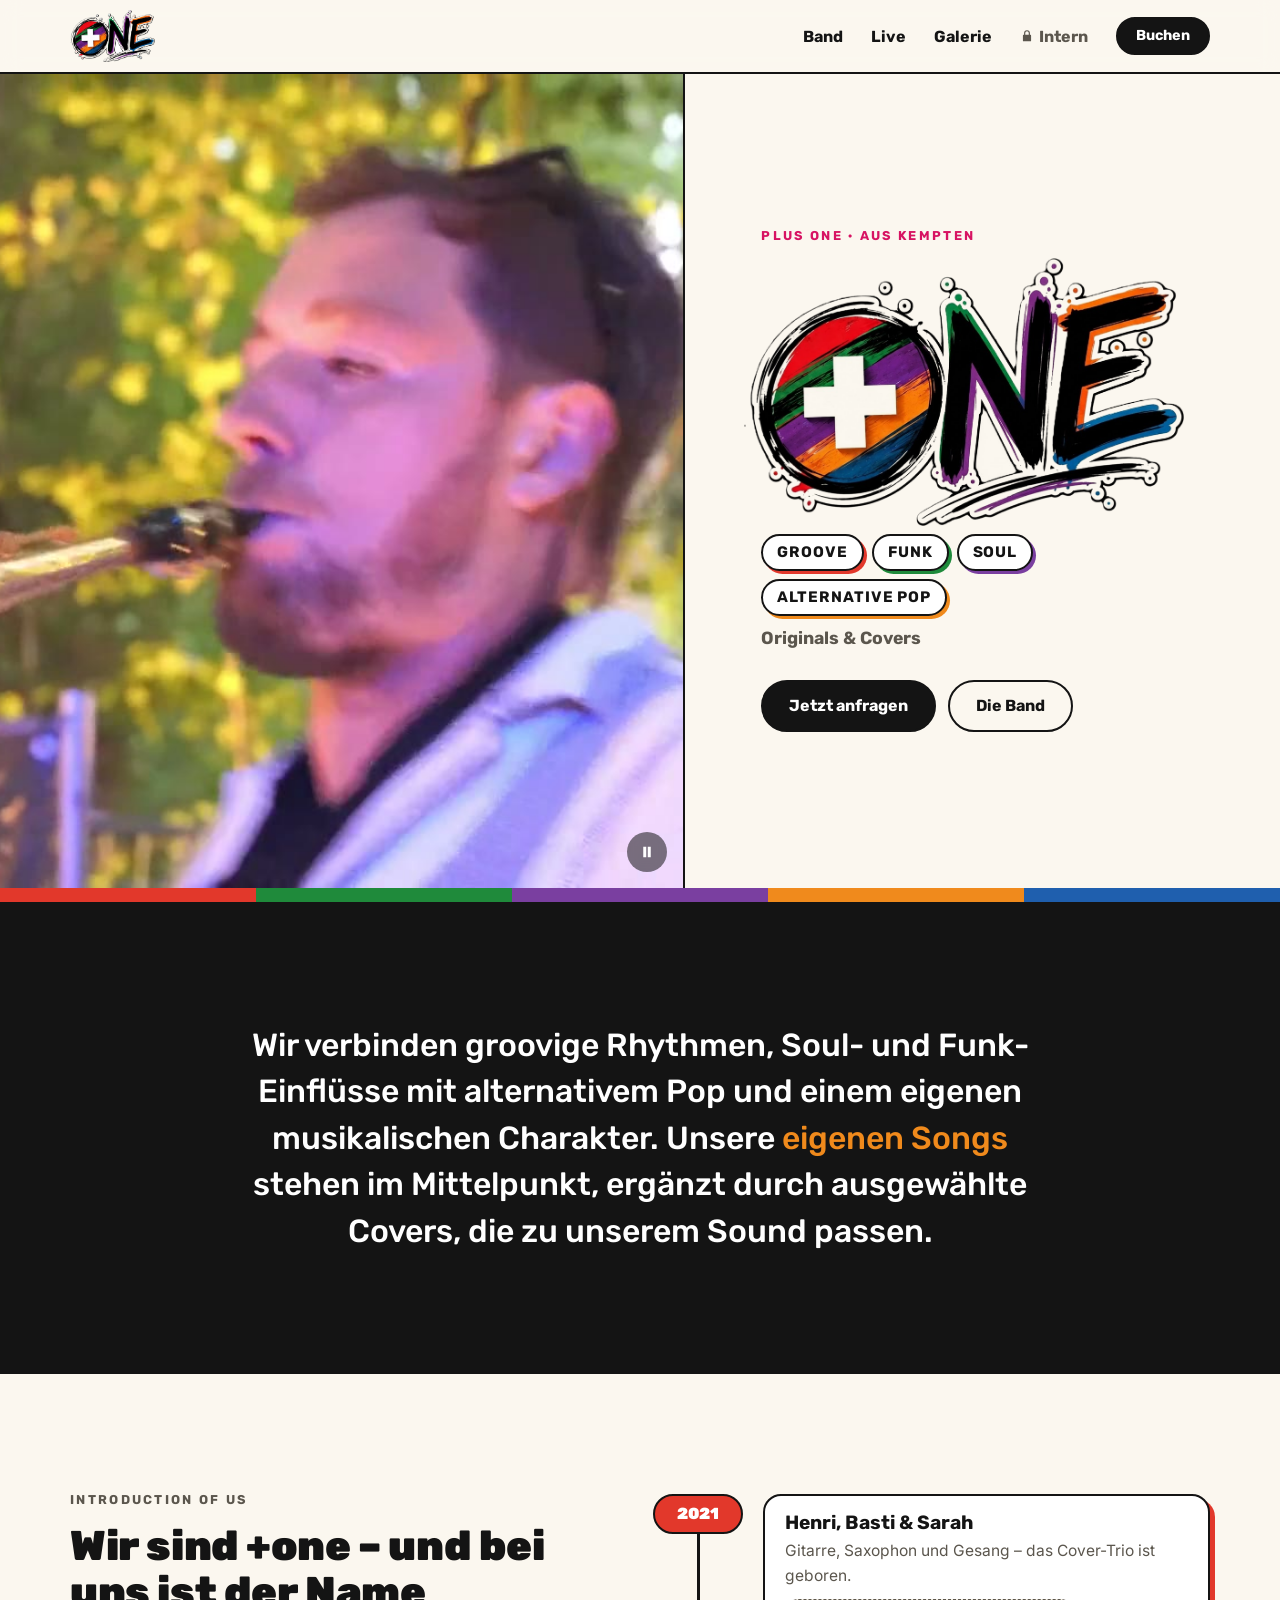
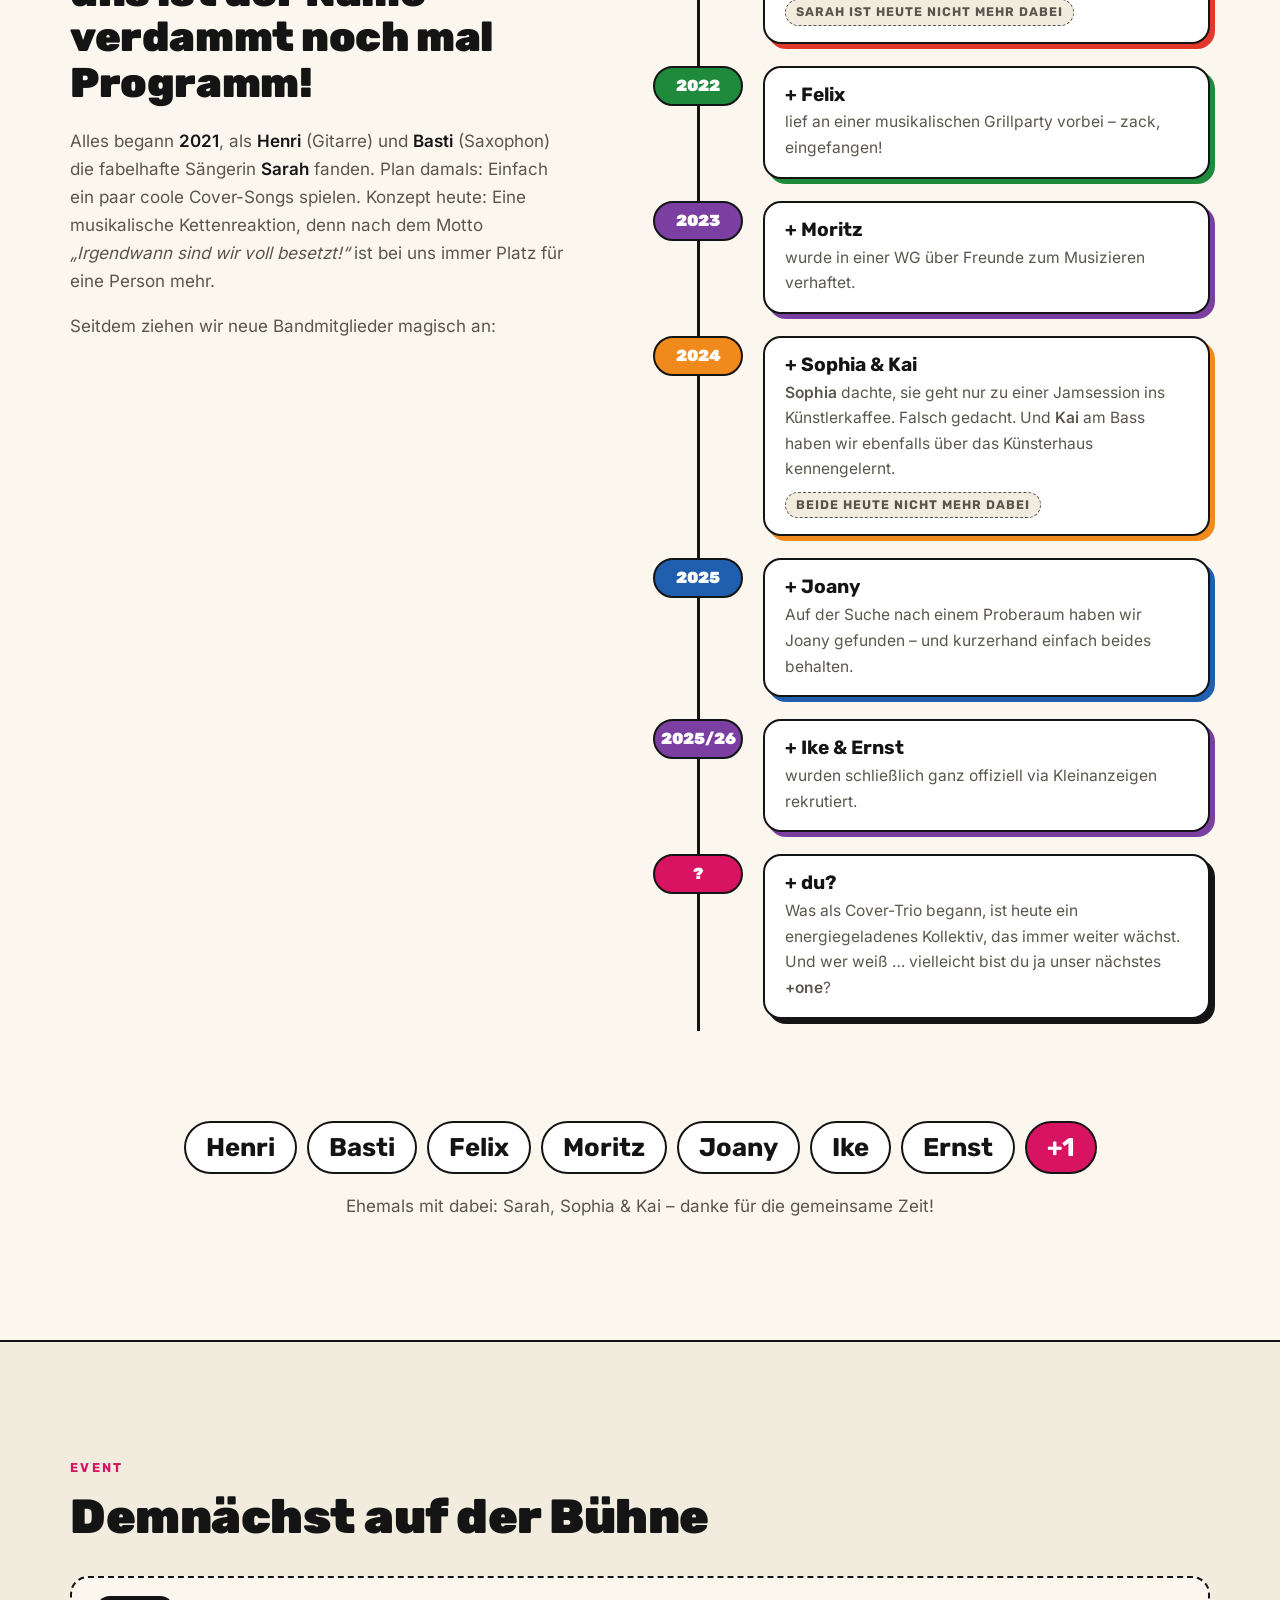
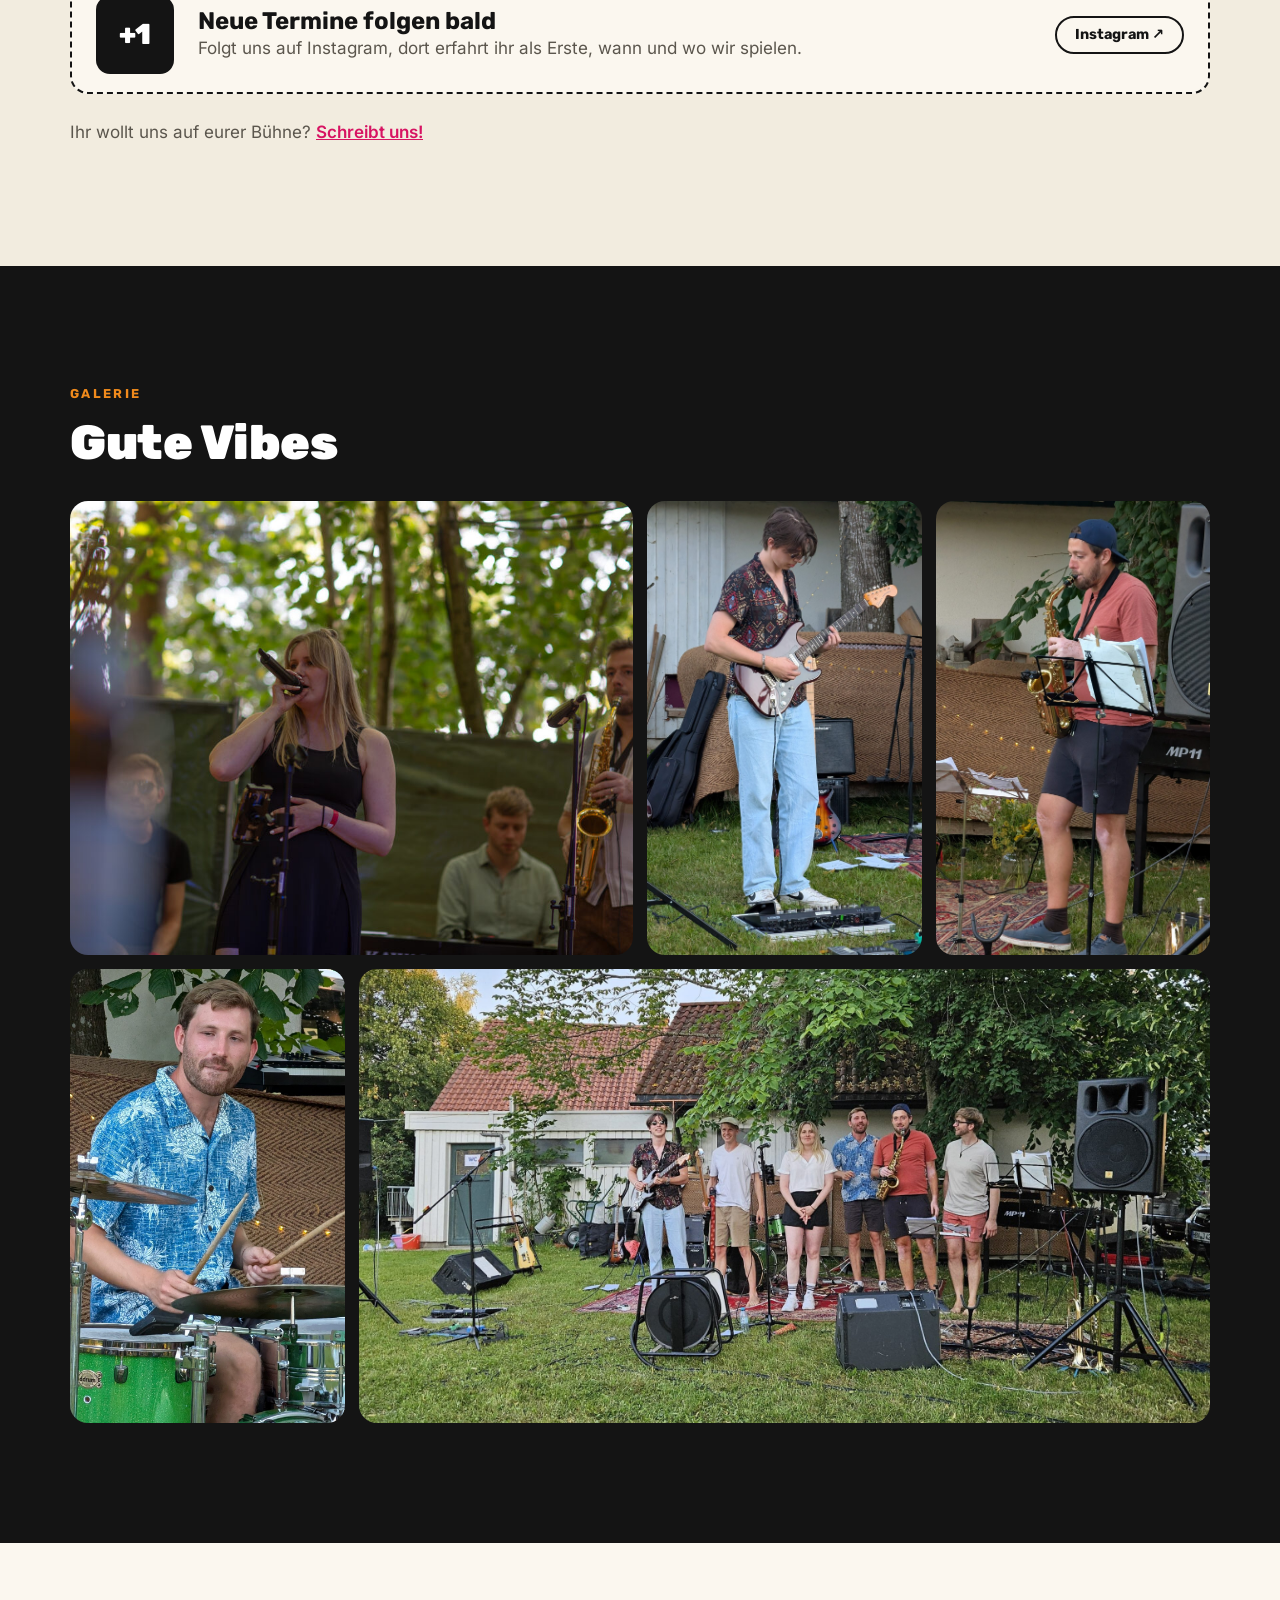
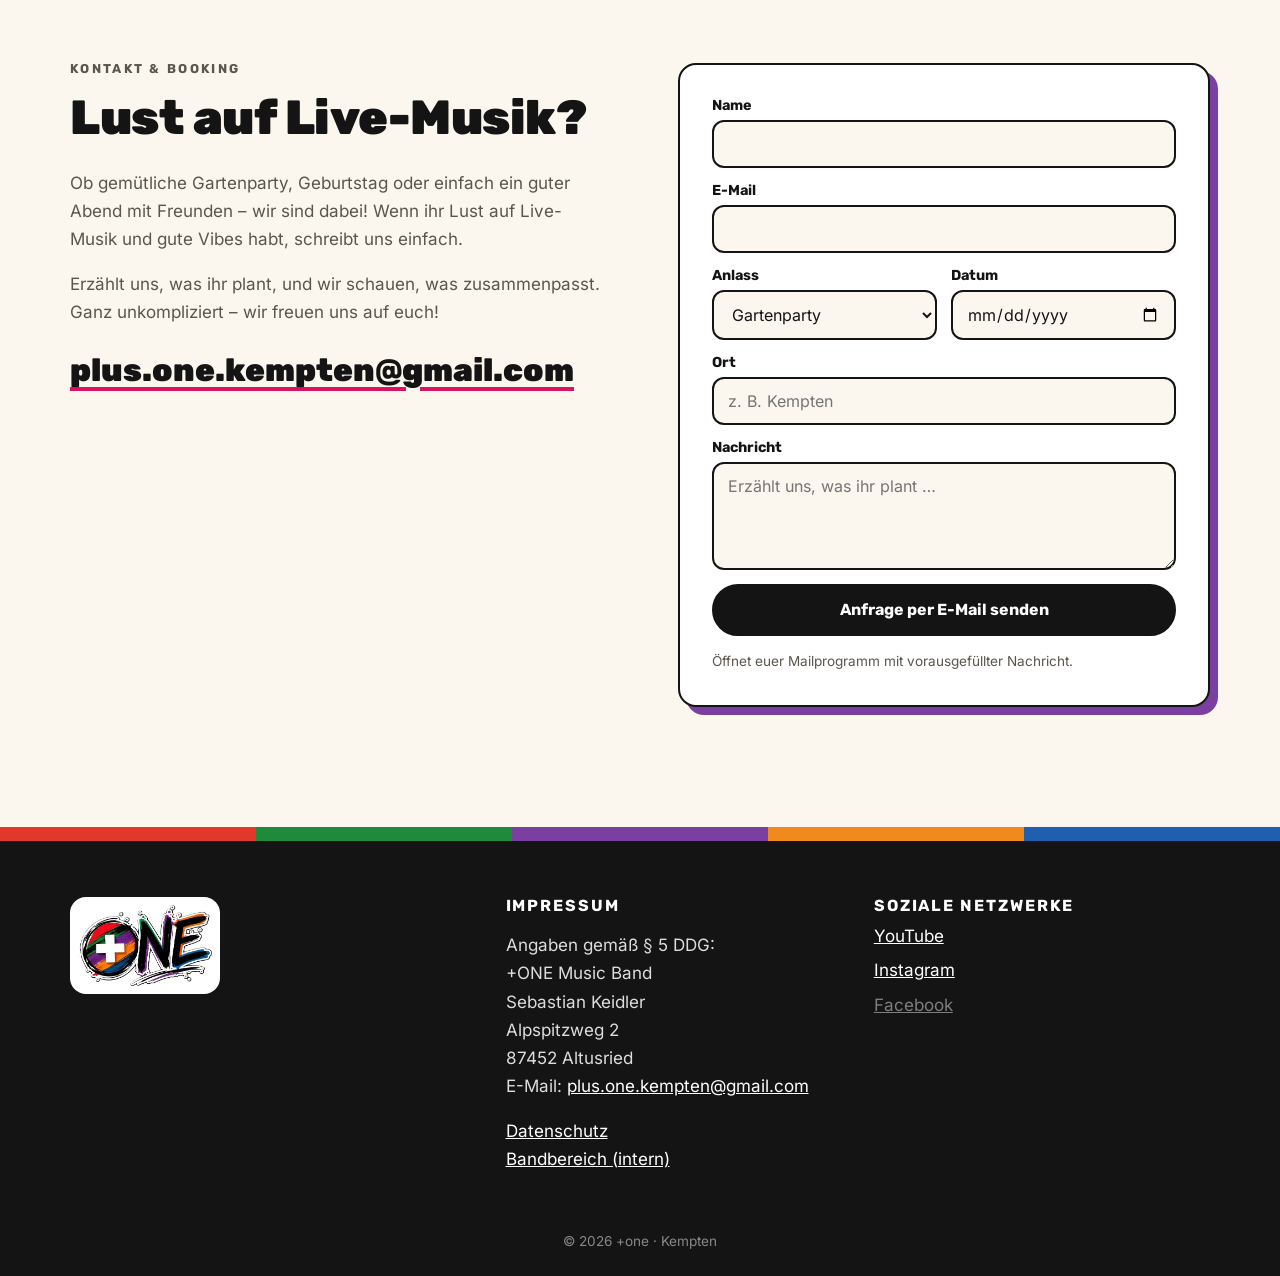
<file: index.html>
<!doctype html>
<html lang="de">
<head>
  <meta charset="utf-8">
  <meta name="viewport" content="width=device-width, initial-scale=1">
  <title>+one – Band aus Kempten</title>
  <meta name="description" content="+one aus Kempten: Groove, Funk, Soul und Alternative Pop – eigene Songs und ausgewählte Covers. Jetzt für Gartenparty, Geburtstag oder Festival buchen.">
  <link rel="icon" href="assets/img/favicon.jpeg">
  <link rel="preload" href="assets/fonts/rubik-latin.woff2" as="font" type="font/woff2" crossorigin>
  <link rel="stylesheet" href="assets/fonts/fonts.css">
  <link rel="stylesheet" href="styles.css">
</head>
<body>
  <a class="skip" href="#main">Zum Inhalt springen</a>

  <header class="nav" id="top">
    <a href="#top" class="nav__brand" aria-label="+one – Startseite">
      <img src="assets/img/logo.png" alt="+one Logo" width="86" height="52">
    </a>
    <button class="nav__toggle" aria-expanded="false" aria-controls="nav-menu" aria-label="Menü öffnen">
      <span></span><span></span><span></span>
    </button>
    <nav id="nav-menu" class="nav__menu">
      <a href="#band">Band</a>
      <a href="#live">Live</a>
      <!-- Videos vorübergehend ausgeblendet: <a href="#videos">Videos</a> -->
      <a href="#galerie">Galerie</a>
      <a href="/band/" class="nav__intern" rel="nofollow" title="Interner Bereich für die Band (Login)">
        <svg viewBox="0 0 24 24" width="14" height="14" aria-hidden="true"><path d="M7 10V7a5 5 0 0 1 10 0v3h1a1 1 0 0 1 1 1v9a1 1 0 0 1-1 1H6a1 1 0 0 1-1-1v-9a1 1 0 0 1 1-1h1zm2 0h6V7a3 3 0 0 0-6 0v3z"/></svg>Intern</a>
      <a href="#kontakt" class="btn btn--small">Buchen</a>
    </nav>
  </header>

  <main id="main">
    <!-- HERO -->
    <section class="hero">
      <div class="hero__media">
        <img src="assets/img/band-garten.jpg" alt="Die Band +one bei einem Gartenkonzert" fetchpriority="high">
        <video class="hero__video" autoplay muted loop playsinline preload="auto" poster="assets/video/hero-loop.jpg" aria-hidden="true">
          <source src="assets/video/hero-loop.mp4" type="video/mp4">
        </video>
        <button class="hero__pause" type="button" aria-label="Hintergrundvideo pausieren" hidden>
          <svg viewBox="0 0 24 24" width="18" height="18" aria-hidden="true"><path class="i-pause" d="M7 5h4v14H7zM13 5h4v14h-4z"/><path class="i-play" d="M8 5v14l11-7z"/></svg>
        </button>
      </div>
      <div class="hero__content">
        <p class="eyebrow">Plus One · aus Kempten</p>
        <h1 class="hero__title">
          <img src="assets/img/logo.png" alt="+one" class="hero__logo">
        </h1>
        <p class="genres">
          <span>Groove</span><span>Funk</span><span>Soul</span><span>Alternative Pop</span>
        </p>
        <p class="hero__sub">Originals &amp; Covers</p>
        <div class="hero__cta">
          <a href="#kontakt" class="btn">Jetzt anfragen</a>
          <a href="#band" class="btn btn--ghost">Die Band</a>
        </div>
      </div>
    </section>

    <div class="stripe" aria-hidden="true"></div>

    <!-- SOUND -->
    <section class="section sound">
      <div class="container narrow">
        <p class="lead">
          Wir verbinden groovige Rhythmen, Soul- und Funk-Einflüsse mit alternativem Pop und einem eigenen musikalischen Charakter.
          Unsere <mark>eigenen Songs</mark> stehen im Mittelpunkt, ergänzt durch ausgewählte Covers, die zu unserem Sound passen.
        </p>
      </div>
    </section>

    <!-- BAND -->
    <section class="section band" id="band">
      <div class="container band__grid">
        <div class="band__intro">
          <p class="eyebrow">Introduction of us</p>
          <h2>Wir sind +one – und bei uns ist der Name verdammt noch mal Programm!</h2>
          <p>
            Alles begann <strong>2021</strong>, als <strong>Henri</strong> (Gitarre) und <strong>Basti</strong> (Saxophon)
            die fabelhafte Sängerin <strong>Sarah</strong> fanden. Plan damals: Einfach ein paar coole Cover-Songs spielen.
            Konzept heute: Eine musikalische Kettenreaktion, denn nach dem Motto
            <em>„Irgendwann sind wir voll besetzt!“</em> ist bei uns immer Platz für eine Person mehr.
          </p>
          <p>Seitdem ziehen wir neue Bandmitglieder magisch an:</p>
        </div>

        <ol class="timeline">
          <li style="--c: var(--red)">
            <span class="timeline__year">2021</span>
            <div><h3>Henri, Basti &amp; Sarah</h3><p>Gitarre, Saxophon und Gesang – das Cover-Trio ist geboren.</p><p class="former">Sarah ist heute nicht mehr dabei</p></div>
          </li>
          <li style="--c: var(--green)">
            <span class="timeline__year">2022</span>
            <div><h3>+ Felix</h3><p>lief an einer musikalischen Grillparty vorbei – zack, eingefangen!</p></div>
          </li>
          <li style="--c: var(--purple)">
            <span class="timeline__year">2023</span>
            <div><h3>+ Moritz</h3><p>wurde in einer WG über Freunde zum Musizieren verhaftet.</p></div>
          </li>
          <li style="--c: var(--orange)">
            <span class="timeline__year">2024</span>
            <div><h3>+ Sophia &amp; Kai</h3><p><strong>Sophia</strong> dachte, sie geht nur zu einer Jamsession ins Künstlerkaffee. Falsch gedacht. Und <strong>Kai</strong> am Bass haben wir ebenfalls über das Künsterhaus kennengelernt.</p><p class="former">Beide heute nicht mehr dabei</p></div>
          </li>
          <li style="--c: var(--blue)">
            <span class="timeline__year">2025</span>
            <div><h3>+ Joany</h3><p>Auf der Suche nach einem Proberaum haben wir Joany gefunden – und kurzerhand einfach beides behalten.</p></div>
          </li>
          <li style="--c: var(--purple)">
            <span class="timeline__year">2025/26</span>
            <div><h3>+ Ike &amp; Ernst</h3><p>wurden schließlich ganz offiziell via Kleinanzeigen rekrutiert.</p></div>
          </li>
          <li class="timeline__next" style="--c: var(--ink)">
            <span class="timeline__year">?</span>
            <div><h3>+ du?</h3><p>Was als Cover-Trio begann, ist heute ein energiegeladenes Kollektiv, das immer weiter wächst. Und wer weiß … vielleicht bist du ja unser nächstes <strong>+one</strong>?</p></div>
          </li>
        </ol>
      </div>

      <div class="container">
        <ul class="members" aria-label="Aktuelle Bandmitglieder">
          <li>Henri</li><li>Basti</li><li>Felix</li><li>Moritz</li>
          <li>Joany</li><li>Ike</li><li>Ernst</li><li class="members__plus">+1</li>
        </ul>
        <p class="members__former">Ehemals mit dabei: Sarah, Sophia &amp; Kai – danke für die gemeinsame Zeit!</p>
      </div>
    </section>

    <!-- LIVE -->
    <section class="section live" id="live">
      <div class="container">
        <p class="eyebrow">Event</p>
        <h2>Demnächst auf der Bühne</h2>
        <!-- Neuer Termin: diesen Block in <ul class="gigs"> einfügen und den Platzhalter unten entfernen
          <li class="gig">
            <time class="gig__date" datetime="2027-01-31"><span>31</span>Jan</time>
            <div class="gig__info">
              <h3>Titel des Auftritts</h3>
              <p>Ort · Wochentag, TT.MM.JJJJ · Uhrzeit</p>
            </div>
          </li>
        -->
        <ul class="gigs">
          <li class="gig gig--empty">
            <span class="gig__date" aria-hidden="true">+1</span>
            <div class="gig__info">
              <h3>Neue Termine folgen bald</h3>
              <p>Folgt uns auf Instagram, dort erfahrt ihr als Erste, wann und wo wir spielen.</p>
            </div>
            <a href="https://www.instagram.com/plus.one.kempten/" target="_blank" rel="noopener" class="btn btn--ghost btn--small">Instagram ↗</a>
          </li>
        </ul>
        <p class="note">Ihr wollt uns auf eurer Bühne? <a href="#kontakt">Schreibt uns!</a></p>
      </div>
    </section>

    <!-- VIDEOS -->
    <!-- Live-Momente vorübergehend ausgeblendet: zum Einblenden "hidden" entfernen
         (und Nav-Link "Videos" + YouTube-Abschnitt in datenschutz.html wieder aktivieren) -->
    <section class="section videos" id="videos" hidden>
      <div class="container">
        <p class="eyebrow">Reinhören</p>
        <h2>Live-Momente</h2>
        <!-- Videos: data-yt = YouTube-ID (lädt erst nach Klick über youtube-nocookie.com).
             Ist data-yt leer, wird das lokale Video aus data-src abgespielt. -->
        <div class="video-feature">
          <figure>
            <div class="yt" data-yt="ZmHRyiDK9Ug" data-src="" data-title="+ONE – Promovideo 2026">
              <img src="assets/video/promo-2026.jpg" alt="" loading="lazy">
              <button class="yt__play" type="button" aria-label="Video abspielen: +ONE – Promovideo 2026"><svg viewBox="0 0 68 48" aria-hidden="true"><path class="yt__bg" d="M66.5 7.7a8.5 8.5 0 0 0-6-6C55.2.3 34 .3 34 .3S12.8.3 7.5 1.7a8.5 8.5 0 0 0-6 6C.1 13 .1 24 .1 24s0 11 1.4 16.3a8.5 8.5 0 0 0 6 6C12.8 47.7 34 47.7 34 47.7s21.2 0 26.5-1.4a8.5 8.5 0 0 0 6-6C67.9 35 67.9 24 67.9 24s0-11-1.4-16.3z"/><path fill="#fff" d="M27 34V14l18 10z"/></svg></button>
            </div>
            <figcaption><strong>Promovideo 2026</strong></figcaption>
          </figure>
        </div>
        <div class="video-grid">
          <figure>
            <div class="yt" data-yt="" data-src="assets/video/solo-1.mp4" data-title="Solo I – Saxophon">
              <img src="assets/video/solo-1.jpg" alt="" loading="lazy">
              <button class="yt__play" type="button" aria-label="Video abspielen: Solo I – Saxophon"><svg viewBox="0 0 68 48" aria-hidden="true"><path class="yt__bg" d="M66.5 7.7a8.5 8.5 0 0 0-6-6C55.2.3 34 .3 34 .3S12.8.3 7.5 1.7a8.5 8.5 0 0 0-6 6C.1 13 .1 24 .1 24s0 11 1.4 16.3a8.5 8.5 0 0 0 6 6C12.8 47.7 34 47.7 34 47.7s21.2 0 26.5-1.4a8.5 8.5 0 0 0 6-6C67.9 35 67.9 24 67.9 24s0-11-1.4-16.3z"/><path fill="#fff" d="M27 34V14l18 10z"/></svg></button>
            </div>
            <figcaption>Solo I · Saxophon</figcaption>
          </figure>
          <figure>
            <div class="yt" data-yt="" data-src="assets/video/solo-2.mp4" data-title="Solo II – Gitarre">
              <img src="assets/video/solo-2.jpg" alt="" loading="lazy">
              <button class="yt__play" type="button" aria-label="Video abspielen: Solo II – Gitarre"><svg viewBox="0 0 68 48" aria-hidden="true"><path class="yt__bg" d="M66.5 7.7a8.5 8.5 0 0 0-6-6C55.2.3 34 .3 34 .3S12.8.3 7.5 1.7a8.5 8.5 0 0 0-6 6C.1 13 .1 24 .1 24s0 11 1.4 16.3a8.5 8.5 0 0 0 6 6C12.8 47.7 34 47.7 34 47.7s21.2 0 26.5-1.4a8.5 8.5 0 0 0 6-6C67.9 35 67.9 24 67.9 24s0-11-1.4-16.3z"/><path fill="#fff" d="M27 34V14l18 10z"/></svg></button>
            </div>
            <figcaption>Solo II · Gitarre</figcaption>
          </figure>
          <figure>
            <div class="yt" data-yt="" data-src="assets/video/solo-3.mp4" data-title="Solo III – Gartenkonzert">
              <img src="assets/video/solo-3.jpg" alt="" loading="lazy">
              <button class="yt__play" type="button" aria-label="Video abspielen: Solo III – Gartenkonzert"><svg viewBox="0 0 68 48" aria-hidden="true"><path class="yt__bg" d="M66.5 7.7a8.5 8.5 0 0 0-6-6C55.2.3 34 .3 34 .3S12.8.3 7.5 1.7a8.5 8.5 0 0 0-6 6C.1 13 .1 24 .1 24s0 11 1.4 16.3a8.5 8.5 0 0 0 6 6C12.8 47.7 34 47.7 34 47.7s21.2 0 26.5-1.4a8.5 8.5 0 0 0 6-6C67.9 35 67.9 24 67.9 24s0-11-1.4-16.3z"/><path fill="#fff" d="M27 34V14l18 10z"/></svg></button>
            </div>
            <figcaption>Solo III · Gartenkonzert</figcaption>
          </figure>
        </div>
        <p class="yt-note">Beim Klick auf ein YouTube-Video wird eine Verbindung zu YouTube (Google) hergestellt – vorher nicht. <a href="datenschutz.html#youtube">Mehr zum Datenschutz</a></p>
        <a class="btn btn--ghost" href="https://www.youtube.com/@ONE-e7e6l" target="_blank" rel="noopener">Unser YouTube-Kanal ↗</a>
      </div>
    </section>

    <!-- GALERIE -->
    <section class="section gallery" id="galerie">
      <div class="container">
        <p class="eyebrow">Galerie</p>
        <h2>Gute Vibes</h2>
        <div class="gallery__grid">
          <button class="gallery__item gallery__item--big" data-full="assets/img/buehne.png"><img src="assets/img/buehne.png" alt="Sarah am Mikrofon, Basti am Saxophon, auf einer Waldbühne" loading="lazy"></button>
          <button class="gallery__item gallery__item--tall" data-full="assets/img/live-1.jpg"><img src="assets/img/live-1.jpg" alt="Gitarrist von +one live im Garten" loading="lazy"></button>
          <button class="gallery__item gallery__item--tall" data-full="assets/img/live-2.jpg"><img src="assets/img/live-2.jpg" alt="Basti am Saxophon beim Gartenkonzert" loading="lazy"></button>
          <button class="gallery__item gallery__item--drums" data-full="assets/img/live-3.jpg"><img src="assets/img/live-3.jpg" alt="Schlagzeuger von +one im Hawaiihemd" loading="lazy"></button>
          <button class="gallery__item gallery__item--wide" data-full="assets/img/band-garten.jpg"><img src="assets/img/band-garten.jpg" alt="Die ganze Band nach dem Gartenkonzert" loading="lazy"></button>
        </div>
      </div>
    </section>

    <!-- KONTAKT -->
    <section class="section contact" id="kontakt">
      <div class="container contact__grid">
        <div>
          <p class="eyebrow">Kontakt &amp; Booking</p>
          <h2>Lust auf Live-Musik?</h2>
          <p>
            Ob gemütliche Gartenparty, Geburtstag oder einfach ein guter Abend mit Freunden – wir sind dabei!
            Wenn ihr Lust auf Live-Musik und gute Vibes habt, schreibt uns einfach.
          </p>
          <p>Erzählt uns, was ihr plant, und wir schauen, was zusammenpasst. Ganz unkompliziert – wir freuen uns auf euch!</p>
          <a class="mail" href="mailto:plus.one.kempten@gmail.com">plus.one.kempten@gmail.com</a>
        </div>

        <form class="form" id="booking-form" novalidate>
          <label>Name<input name="name" required autocomplete="name"></label>
          <label>E-Mail<input name="email" type="email" required autocomplete="email"></label>
          <div class="form__row">
            <label>Anlass
              <select name="anlass">
                <option>Gartenparty</option>
                <option>Geburtstag</option>
                <option>Hochzeit</option>
                <option>Festival / Stadtfest</option>
                <option>Firmenfeier</option>
                <option>Sonstiges</option>
              </select>
            </label>
            <label>Datum<input name="datum" type="date"></label>
          </div>
          <label>Ort<input name="ort" placeholder="z. B. Kempten"></label>
          <label>Nachricht<textarea name="nachricht" rows="4" placeholder="Erzählt uns, was ihr plant …"></textarea></label>
          <button class="btn" type="submit">Anfrage per E-Mail senden</button>
          <p class="form__hint">Öffnet euer Mailprogramm mit vorausgefüllter Nachricht.</p>
        </form>
      </div>
    </section>
  </main>

  <div class="stripe" aria-hidden="true"></div>

  <footer class="footer">
    <div class="container footer__grid">
      <div>
        <img src="assets/img/logo.png" alt="+one" class="footer__logo">
      </div>
      <div>
        <h4>Impressum</h4>
        <p>Angaben gemäß § 5 DDG:<br>+ONE Music Band<br>Sebastian Keidler<br>Alpspitzweg 2<br>87452 Altusried<br>E-Mail: <a href="mailto:plus.one.kempten@gmail.com">plus.one.kempten@gmail.com</a></p>
        <p><a href="datenschutz.html">Datenschutz</a><br><a href="/band/" rel="nofollow">Bandbereich (intern)</a></p>
      </div>
      <div>
        <h4>Soziale Netzwerke</h4>
        <ul class="social">
          <li><a href="https://www.youtube.com/@ONE-e7e6l" target="_blank" rel="noopener">YouTube</a></li>
          <li><a href="https://www.instagram.com/plus.one.kempten/" target="_blank" rel="noopener">Instagram</a></li>
          <li><a href="#" aria-disabled="true" title="Link fehlt noch">Facebook</a></li>
        </ul>
      </div>
    </div>
    <p class="footer__copy">© <span id="year">2026</span> +one · Kempten</p>
  </footer>

  <dialog class="lightbox" id="lightbox">
    <button class="lightbox__close" aria-label="Schließen">×</button>
    <img alt="">
  </dialog>

  <script src="script.js"></script>
</body>
</html>
</file>
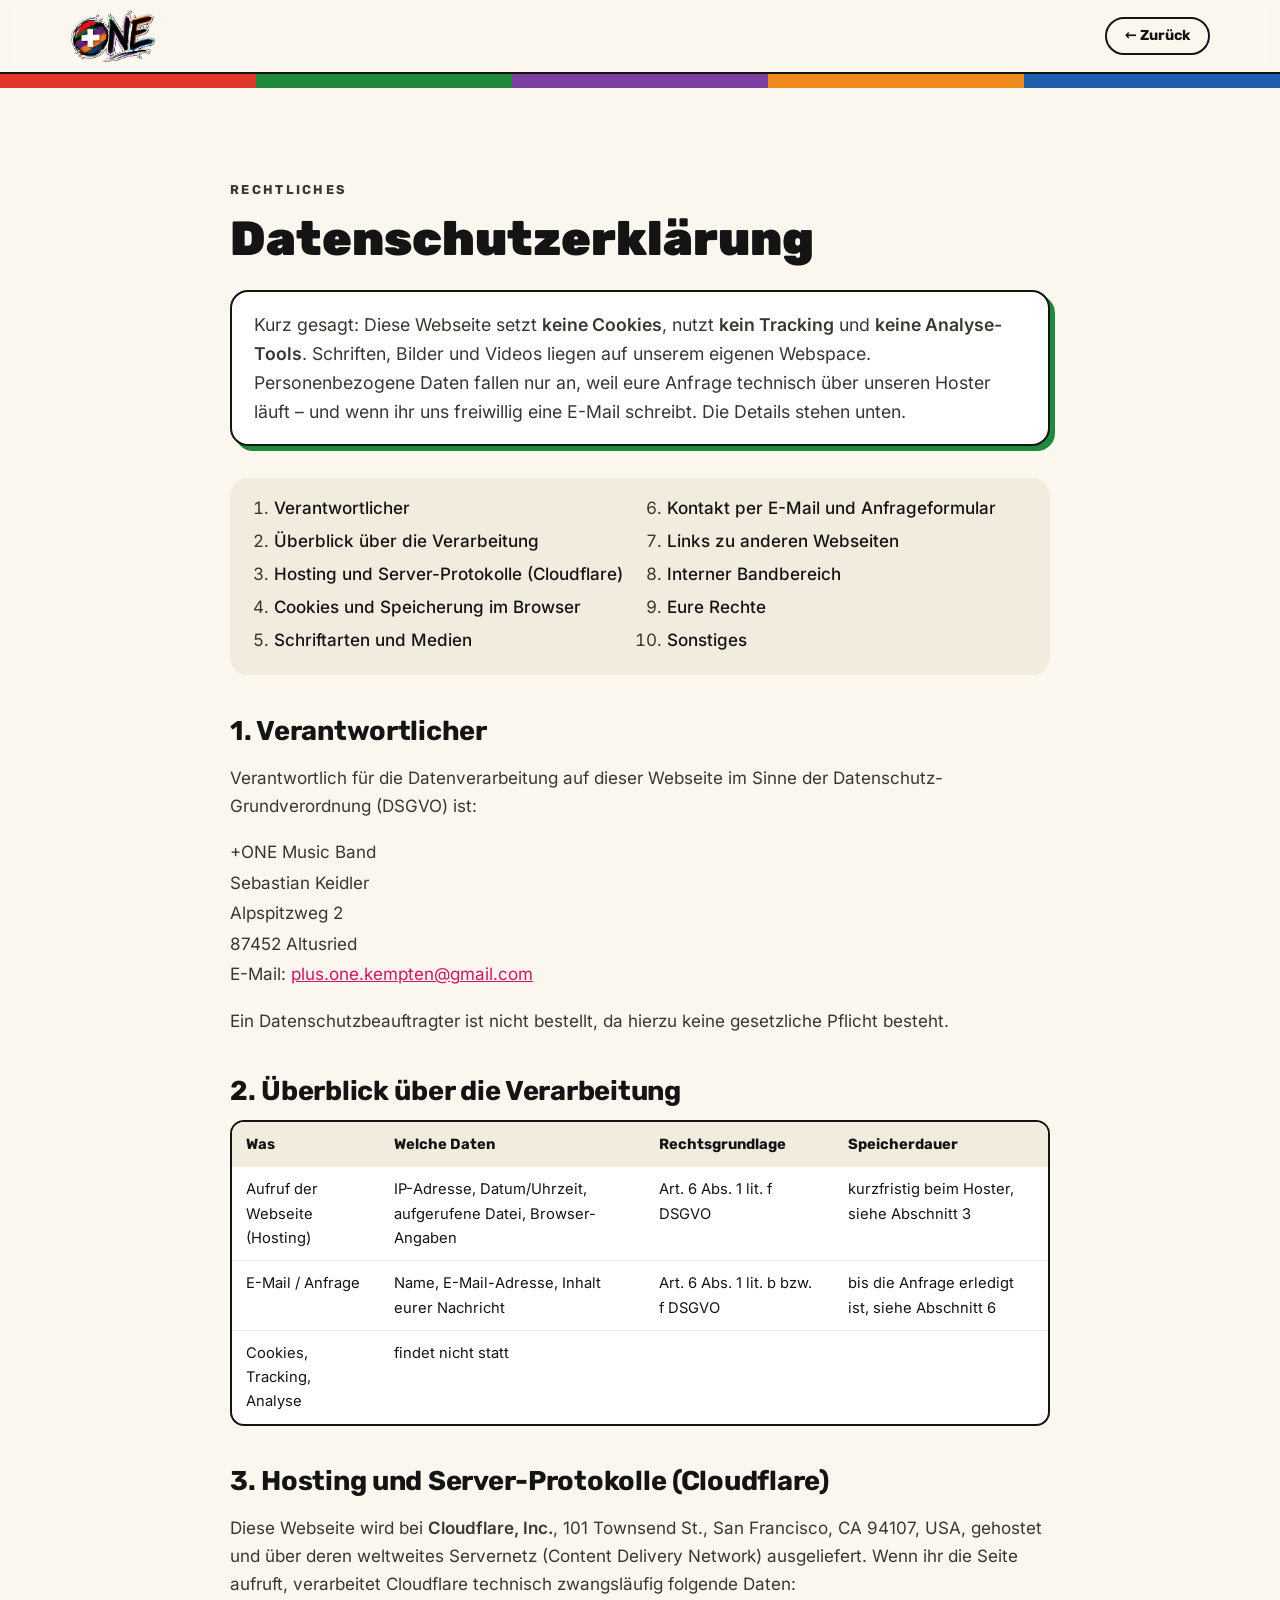
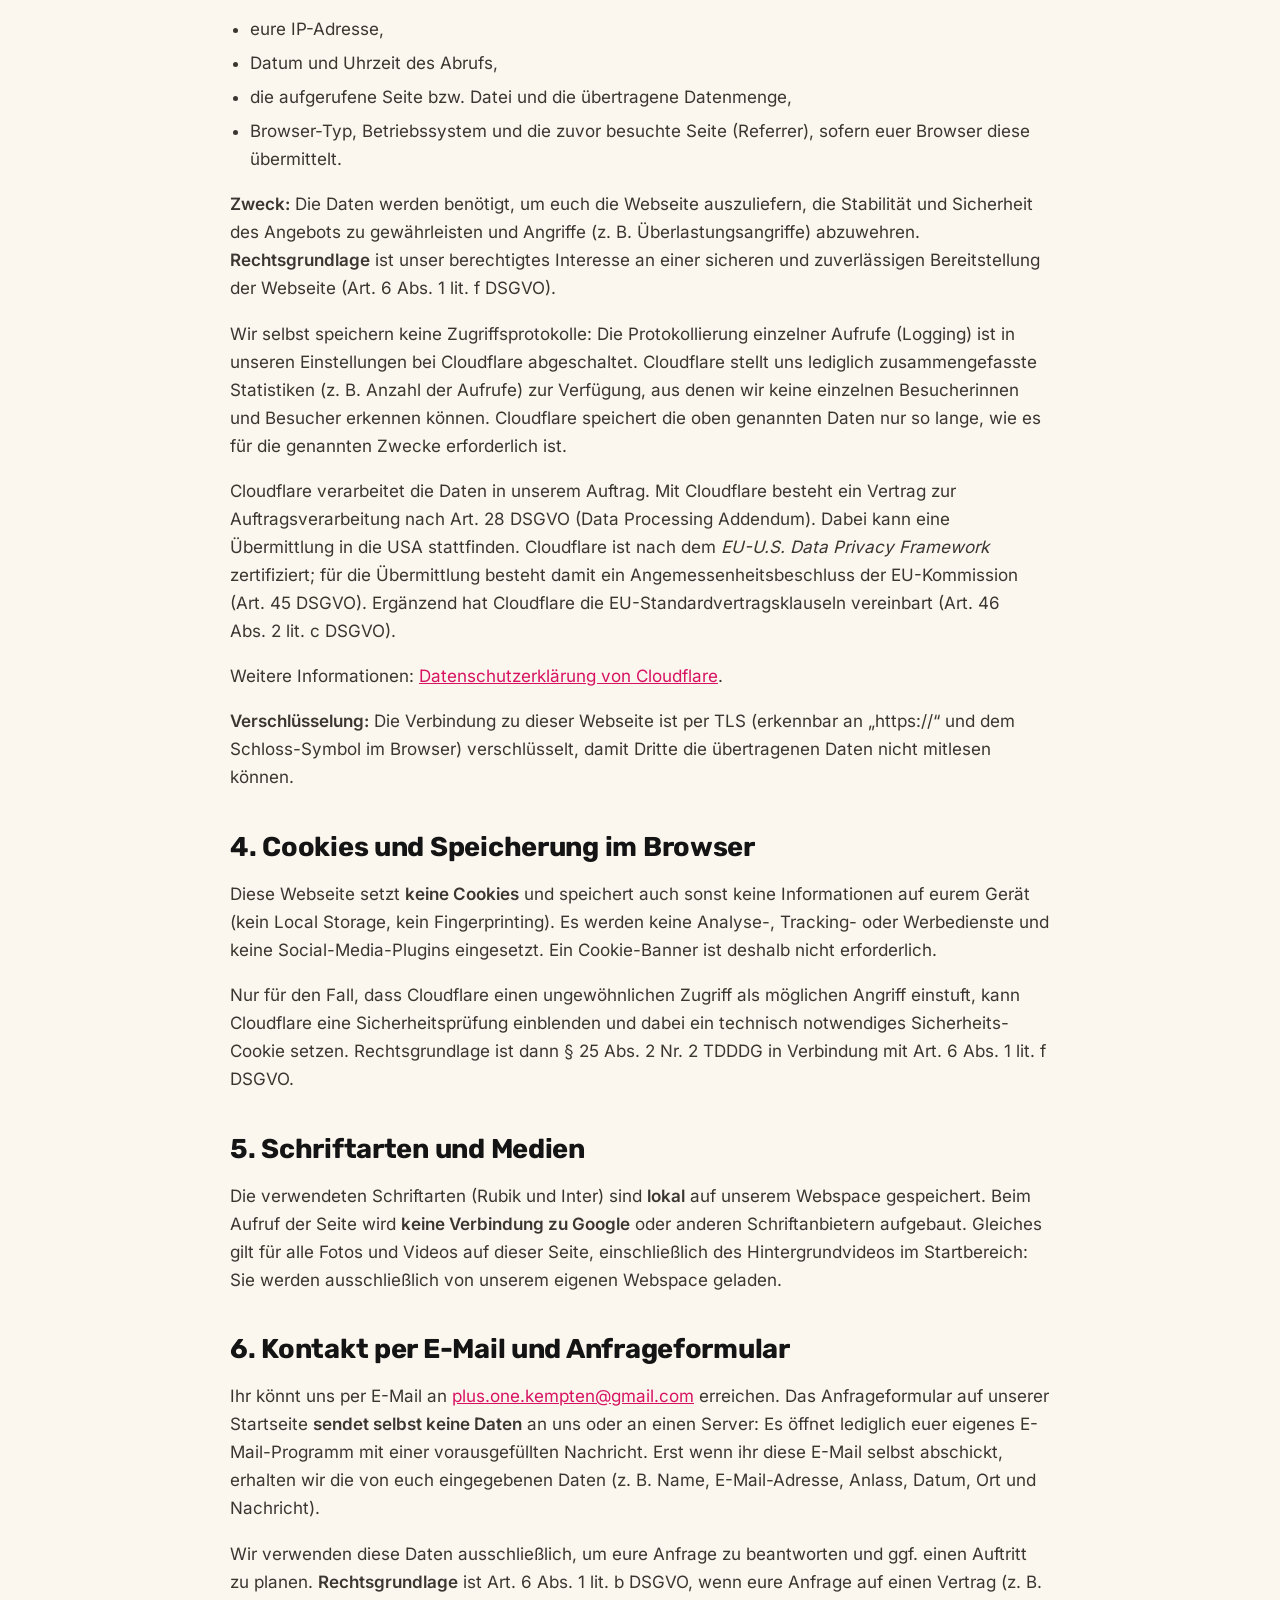
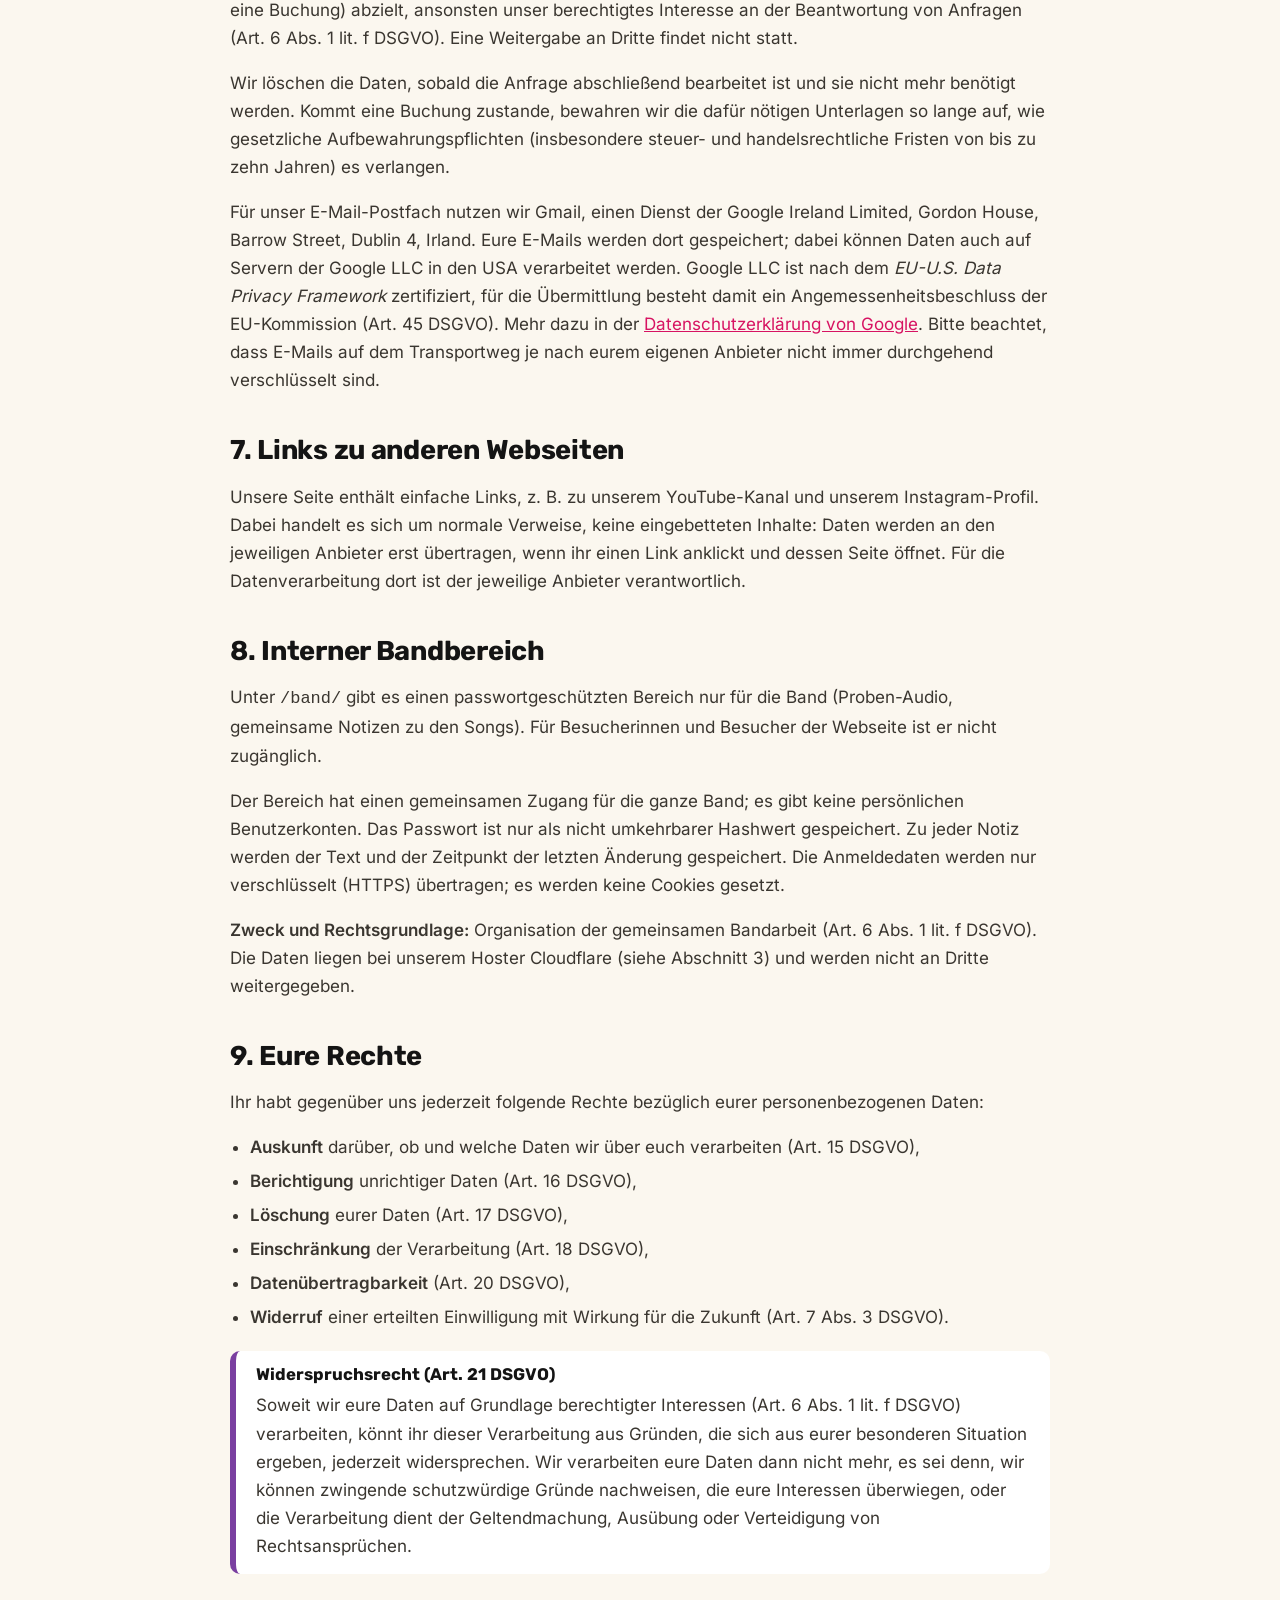
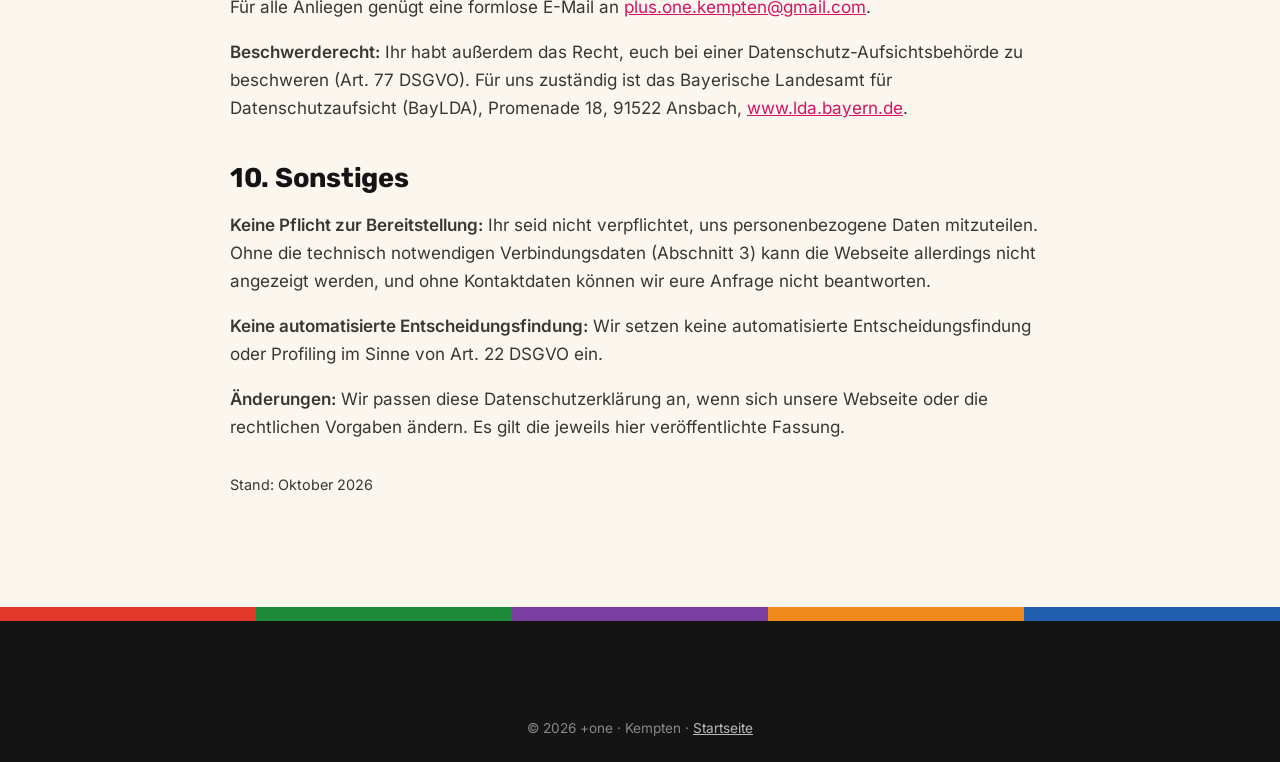
<file: datenschutz.html>
<!doctype html>
<html lang="de">
<head>
  <meta charset="utf-8">
  <meta name="viewport" content="width=device-width, initial-scale=1">
  <title>Datenschutz – +one</title>
  <meta name="description" content="Datenschutzerklärung der Band +one aus Kempten.">
  <link rel="icon" href="assets/img/favicon.jpeg">
  <link rel="preload" href="assets/fonts/rubik-latin.woff2" as="font" type="font/woff2" crossorigin>
  <link rel="stylesheet" href="assets/fonts/fonts.css">
  <link rel="stylesheet" href="styles.css">
</head>
<body>
  <header class="nav">
    <a href="index.html" class="nav__brand" aria-label="+one – Startseite">
      <img src="assets/img/logo.png" alt="+one Logo" width="86" height="52">
    </a>
    <a href="index.html" class="btn btn--ghost btn--small">← Zurück</a>
  </header>
  <div class="stripe" aria-hidden="true"></div>

  <main class="page legal">
    <div class="container narrow">
      <p class="eyebrow">Rechtliches</p>
      <h1>Datenschutzerklärung</h1>
      <p class="legal__lead">
        Kurz gesagt: Diese Webseite setzt <strong>keine Cookies</strong>, nutzt <strong>kein Tracking</strong>
        und <strong>keine Analyse-Tools</strong>. Schriften, Bilder und Videos liegen auf unserem eigenen Webspace.
        Personenbezogene Daten fallen nur an, weil eure Anfrage technisch über unseren Hoster läuft – und wenn ihr
        uns freiwillig eine E-Mail schreibt. Die Details stehen unten.
      </p>

      <nav class="legal__toc" aria-label="Inhalt">
        <ol>
          <li><a href="#verantwortlich">Verantwortlicher</a></li>
          <li><a href="#ueberblick">Überblick über die Verarbeitung</a></li>
          <li><a href="#hosting">Hosting und Server-Protokolle (Cloudflare)</a></li>
          <li><a href="#cookies">Cookies und Speicherung im Browser</a></li>
          <li><a href="#schriften">Schriftarten und Medien</a></li>
          <li><a href="#kontakt">Kontakt per E-Mail und Anfrageformular</a></li>
          <li><a href="#links">Links zu anderen Webseiten</a></li>
          <li><a href="#bandbereich">Interner Bandbereich</a></li>
          <li><a href="#rechte">Eure Rechte</a></li>
          <li><a href="#sonstiges">Sonstiges</a></li>
        </ol>
      </nav>

      <section id="verantwortlich">
        <h2>1. Verantwortlicher</h2>
        <p>Verantwortlich für die Datenverarbeitung auf dieser Webseite im Sinne der Datenschutz-Grundverordnung (DSGVO) ist:</p>
        <address>
          +ONE Music Band<br>
          Sebastian Keidler<br>
          Alpspitzweg 2<br>
          87452 Altusried<br>
          E-Mail: <a href="mailto:plus.one.kempten@gmail.com">plus.one.kempten@gmail.com</a>
        </address>
        <p>Ein Datenschutzbeauftragter ist nicht bestellt, da hierzu keine gesetzliche Pflicht besteht.</p>
      </section>

      <section id="ueberblick">
        <h2>2. Überblick über die Verarbeitung</h2>
        <div class="legal__table">
          <table>
            <thead>
              <tr><th>Was</th><th>Welche Daten</th><th>Rechtsgrundlage</th><th>Speicherdauer</th></tr>
            </thead>
            <tbody>
              <tr>
                <td>Aufruf der Webseite (Hosting)</td>
                <td>IP-Adresse, Datum/Uhrzeit, aufgerufene Datei, Browser-Angaben</td>
                <td>Art. 6 Abs. 1 lit. f DSGVO</td>
                <td>kurzfristig beim Hoster, siehe Abschnitt 3</td>
              </tr>
              <tr>
                <td>E-Mail / Anfrage</td>
                <td>Name, E-Mail-Adresse, Inhalt eurer Nachricht</td>
                <td>Art. 6 Abs. 1 lit. b bzw. f DSGVO</td>
                <td>bis die Anfrage erledigt ist, siehe Abschnitt 6</td>
              </tr>
              <tr>
                <td>Cookies, Tracking, Analyse</td>
                <td colspan="3">findet nicht statt</td>
              </tr>
            </tbody>
          </table>
        </div>
      </section>

      <section id="hosting">
        <h2>3. Hosting und Server-Protokolle (Cloudflare)</h2>
        <p>
          Diese Webseite wird bei <strong>Cloudflare, Inc.</strong>, 101 Townsend St., San Francisco, CA 94107, USA,
          gehostet und über deren weltweites Servernetz (Content Delivery Network) ausgeliefert. Wenn ihr die Seite
          aufruft, verarbeitet Cloudflare technisch zwangsläufig folgende Daten:
        </p>
        <ul>
          <li>eure IP-Adresse,</li>
          <li>Datum und Uhrzeit des Abrufs,</li>
          <li>die aufgerufene Seite bzw. Datei und die übertragene Datenmenge,</li>
          <li>Browser-Typ, Betriebssystem und die zuvor besuchte Seite (Referrer), sofern euer Browser diese übermittelt.</li>
        </ul>
        <p>
          <strong>Zweck:</strong> Die Daten werden benötigt, um euch die Webseite auszuliefern, die Stabilität und
          Sicherheit des Angebots zu gewährleisten und Angriffe (z.&nbsp;B. Überlastungsangriffe) abzuwehren.
          <strong>Rechtsgrundlage</strong> ist unser berechtigtes Interesse an einer sicheren und zuverlässigen
          Bereitstellung der Webseite (Art.&nbsp;6 Abs.&nbsp;1 lit.&nbsp;f DSGVO).
        </p>
        <p>
          Wir selbst speichern keine Zugriffsprotokolle: Die Protokollierung einzelner Aufrufe
          (Logging) ist in unseren Einstellungen bei Cloudflare abgeschaltet. Cloudflare stellt uns lediglich
          zusammengefasste Statistiken (z.&nbsp;B. Anzahl der Aufrufe) zur Verfügung, aus denen wir keine einzelnen
          Besucherinnen und Besucher erkennen können. Cloudflare speichert die oben genannten Daten nur so lange, wie
          es für die genannten Zwecke erforderlich ist.
        </p>
        <p>
          Cloudflare verarbeitet die Daten in unserem Auftrag. Mit Cloudflare besteht ein Vertrag zur
          Auftragsverarbeitung nach Art.&nbsp;28 DSGVO (Data Processing Addendum). Dabei kann eine Übermittlung in die
          USA stattfinden. Cloudflare ist nach dem <em>EU-U.S. Data Privacy Framework</em> zertifiziert; für die
          Übermittlung besteht damit ein Angemessenheitsbeschluss der EU-Kommission (Art.&nbsp;45 DSGVO). Ergänzend
          hat Cloudflare die EU-Standardvertragsklauseln vereinbart (Art.&nbsp;46 Abs.&nbsp;2 lit.&nbsp;c DSGVO).
        </p>
        <p>
          Weitere Informationen:
          <a href="https://www.cloudflare.com/de-de/privacypolicy/" target="_blank" rel="noopener">Datenschutzerklärung von Cloudflare</a>.
        </p>
        <p>
          <strong>Verschlüsselung:</strong> Die Verbindung zu dieser Webseite ist per TLS (erkennbar an „https://“ und
          dem Schloss-Symbol im Browser) verschlüsselt, damit Dritte die übertragenen Daten nicht mitlesen können.
        </p>
      </section>

      <section id="cookies">
        <h2>4. Cookies und Speicherung im Browser</h2>
        <p>
          Diese Webseite setzt <strong>keine Cookies</strong> und speichert auch sonst keine Informationen auf eurem
          Gerät (kein Local Storage, kein Fingerprinting). Es werden keine Analyse-, Tracking- oder Werbedienste und
          keine Social-Media-Plugins eingesetzt. Ein Cookie-Banner ist deshalb nicht erforderlich.
        </p>
        <p>
          Nur für den Fall, dass Cloudflare einen ungewöhnlichen Zugriff als möglichen Angriff einstuft, kann Cloudflare
          eine Sicherheitsprüfung einblenden und dabei ein technisch notwendiges Sicherheits-Cookie setzen. Rechtsgrundlage
          ist dann §&nbsp;25 Abs.&nbsp;2 Nr.&nbsp;2 TDDDG in Verbindung mit Art.&nbsp;6 Abs.&nbsp;1 lit.&nbsp;f DSGVO.
        </p>
      </section>

      <section id="schriften">
        <h2>5. Schriftarten und Medien</h2>
        <p>
          Die verwendeten Schriftarten (Rubik und Inter) sind <strong>lokal</strong> auf unserem Webspace gespeichert.
          Beim Aufruf der Seite wird <strong>keine Verbindung zu Google</strong> oder anderen Schriftanbietern
          aufgebaut. Gleiches gilt für alle Fotos und Videos auf dieser Seite, einschließlich des Hintergrundvideos
          im Startbereich: Sie werden ausschließlich von unserem eigenen Webspace geladen.
        </p>
      </section>

      <section id="kontakt">
        <h2>6. Kontakt per E-Mail und Anfrageformular</h2>
        <p>
          Ihr könnt uns per E-Mail an <a href="mailto:plus.one.kempten@gmail.com">plus.one.kempten@gmail.com</a> erreichen. Das
          Anfrageformular auf unserer Startseite <strong>sendet selbst keine Daten</strong> an uns oder an einen
          Server: Es öffnet lediglich euer eigenes E-Mail-Programm mit einer vorausgefüllten Nachricht. Erst wenn ihr
          diese E-Mail selbst abschickt, erhalten wir die von euch eingegebenen Daten (z.&nbsp;B. Name, E-Mail-Adresse,
          Anlass, Datum, Ort und Nachricht).
        </p>
        <p>
          Wir verwenden diese Daten ausschließlich, um eure Anfrage zu beantworten und ggf. einen Auftritt zu planen.
          <strong>Rechtsgrundlage</strong> ist Art.&nbsp;6 Abs.&nbsp;1 lit.&nbsp;b DSGVO, wenn eure Anfrage auf einen
          Vertrag (z.&nbsp;B. eine Buchung) abzielt, ansonsten unser berechtigtes Interesse an der Beantwortung von
          Anfragen (Art.&nbsp;6 Abs.&nbsp;1 lit.&nbsp;f DSGVO). Eine Weitergabe an Dritte findet nicht statt.
        </p>
        <p>
          Wir löschen die Daten, sobald die Anfrage abschließend bearbeitet ist und sie nicht mehr benötigt werden.
          Kommt eine Buchung zustande, bewahren wir die dafür nötigen Unterlagen so lange auf, wie gesetzliche
          Aufbewahrungspflichten (insbesondere steuer- und handelsrechtliche Fristen von bis zu zehn Jahren) es
          verlangen.
        </p>
        <p>
          Für unser E-Mail-Postfach nutzen wir Gmail, einen Dienst der Google Ireland Limited, Gordon House,
          Barrow Street, Dublin 4, Irland. Eure E-Mails werden dort gespeichert; dabei können Daten auch auf Servern
          der Google LLC in den USA verarbeitet werden. Google LLC ist nach dem <em>EU-U.S. Data Privacy Framework</em>
          zertifiziert, für die Übermittlung besteht damit ein Angemessenheitsbeschluss der EU-Kommission
          (Art.&nbsp;45 DSGVO). Mehr dazu in der
          <a href="https://policies.google.com/privacy" target="_blank" rel="noopener">Datenschutzerklärung von Google</a>.
          Bitte beachtet, dass E-Mails auf dem Transportweg je nach eurem eigenen Anbieter nicht immer durchgehend
          verschlüsselt sind.
        </p>
      </section>

      <section id="links">
        <h2>7. Links zu anderen Webseiten</h2>
        <p>
          Unsere Seite enthält einfache Links, z.&nbsp;B. zu unserem YouTube-Kanal und unserem Instagram-Profil. Dabei handelt es sich um normale
          Verweise, keine eingebetteten Inhalte: Daten werden an den jeweiligen Anbieter erst übertragen, wenn ihr einen
          Link anklickt und dessen Seite öffnet. Für die Datenverarbeitung dort ist der jeweilige Anbieter
          verantwortlich.
        </p>
      </section>

      <!-- YouTube-Einbindung: wieder einblenden (hidden entfernen), sobald die "Live-Momente" auf der Startseite aktiv sind,
           und im Inhaltsverzeichnis sowie in der Überblickstabelle ergänzen. -->
      <section id="youtube" hidden>
        <h2>YouTube-Videos (Klick-zum-Laden)</h2>
        <p>
          Auf unserer Startseite binden wir Videos von YouTube ein. Anbieter ist die Google Ireland Limited,
          Gordon House, Barrow Street, Dublin 4, Irland. Wir nutzen den erweiterten Datenschutzmodus
          (youtube-nocookie.com) und eine Klick-zum-Laden-Lösung: Beim Aufruf unserer Seite wird
          <strong>keine</strong> Verbindung zu YouTube aufgebaut, das Vorschaubild liegt auf unserem eigenen Webspace.
        </p>
        <p>
          Erst wenn ihr auf „Abspielen“ klickt, wird das Video von YouTube geladen. Dabei werden u.&nbsp;a. eure
          IP-Adresse und technische Angaben zu eurem Gerät an Google übermittelt; YouTube kann dabei Cookies oder
          ähnliche Technologien einsetzen. Eine Übermittlung in die USA ist möglich; Google ist nach dem
          EU-U.S. Data Privacy Framework zertifiziert (Art.&nbsp;45 DSGVO). Rechtsgrundlage ist eure Einwilligung durch
          den Klick (Art.&nbsp;6 Abs.&nbsp;1 lit.&nbsp;a DSGVO, §&nbsp;25 Abs.&nbsp;1 TDDDG). Ihr könnt sie jederzeit für
          die Zukunft widerrufen, indem ihr die Seite neu ladet und kein Video mehr startet.
          Mehr dazu: <a href="https://policies.google.com/privacy" target="_blank" rel="noopener">Datenschutzerklärung von Google</a>.
        </p>
      </section>

      <section id="bandbereich">
        <h2>8. Interner Bandbereich</h2>
        <p>
          Unter <code>/band/</code> gibt es einen passwortgeschützten Bereich nur für die Band (Proben-Audio,
          gemeinsame Notizen zu den Songs). Für Besucherinnen und Besucher der Webseite ist er nicht zugänglich.
        </p>
        <p>
          Der Bereich hat einen gemeinsamen Zugang für die ganze Band; es gibt keine persönlichen Benutzerkonten.
          Das Passwort ist nur als nicht umkehrbarer Hashwert gespeichert. Zu jeder Notiz werden der Text und der
          Zeitpunkt der letzten Änderung gespeichert. Die Anmeldedaten werden nur verschlüsselt (HTTPS) übertragen;
          es werden keine Cookies gesetzt.
        </p>
        <p>
          <strong>Zweck und Rechtsgrundlage:</strong> Organisation der gemeinsamen Bandarbeit
          (Art.&nbsp;6 Abs.&nbsp;1 lit.&nbsp;f DSGVO). Die Daten liegen bei unserem Hoster Cloudflare
          (siehe Abschnitt&nbsp;3) und werden nicht an Dritte weitergegeben.
        </p>
      </section>

      <section id="rechte">
        <h2>9. Eure Rechte</h2>
        <p>Ihr habt gegenüber uns jederzeit folgende Rechte bezüglich eurer personenbezogenen Daten:</p>
        <ul>
          <li><strong>Auskunft</strong> darüber, ob und welche Daten wir über euch verarbeiten (Art.&nbsp;15 DSGVO),</li>
          <li><strong>Berichtigung</strong> unrichtiger Daten (Art.&nbsp;16 DSGVO),</li>
          <li><strong>Löschung</strong> eurer Daten (Art.&nbsp;17 DSGVO),</li>
          <li><strong>Einschränkung</strong> der Verarbeitung (Art.&nbsp;18 DSGVO),</li>
          <li><strong>Datenübertragbarkeit</strong> (Art.&nbsp;20 DSGVO),</li>
          <li><strong>Widerruf</strong> einer erteilten Einwilligung mit Wirkung für die Zukunft (Art.&nbsp;7 Abs.&nbsp;3 DSGVO).</li>
        </ul>
        <div class="legal__box">
          <h3>Widerspruchsrecht (Art. 21 DSGVO)</h3>
          <p>
            Soweit wir eure Daten auf Grundlage berechtigter Interessen (Art.&nbsp;6 Abs.&nbsp;1 lit.&nbsp;f DSGVO)
            verarbeiten, könnt ihr dieser Verarbeitung aus Gründen, die sich aus eurer besonderen Situation ergeben,
            jederzeit widersprechen. Wir verarbeiten eure Daten dann nicht mehr, es sei denn, wir können zwingende
            schutzwürdige Gründe nachweisen, die eure Interessen überwiegen, oder die Verarbeitung dient der
            Geltendmachung, Ausübung oder Verteidigung von Rechtsansprüchen.
          </p>
        </div>
        <p>
          Für alle Anliegen genügt eine formlose E-Mail an <a href="mailto:plus.one.kempten@gmail.com">plus.one.kempten@gmail.com</a>.
        </p>
        <p>
          <strong>Beschwerderecht:</strong> Ihr habt außerdem das Recht, euch bei einer Datenschutz-Aufsichtsbehörde
          zu beschweren (Art.&nbsp;77 DSGVO). Für uns zuständig ist das
          Bayerische Landesamt für Datenschutzaufsicht (BayLDA), Promenade 18, 91522 Ansbach,
          <a href="https://www.lda.bayern.de" target="_blank" rel="noopener">www.lda.bayern.de</a>.
        </p>
      </section>

      <section id="sonstiges">
        <h2>10. Sonstiges</h2>
        <p>
          <strong>Keine Pflicht zur Bereitstellung:</strong> Ihr seid nicht verpflichtet, uns personenbezogene Daten
          mitzuteilen. Ohne die technisch notwendigen Verbindungsdaten (Abschnitt&nbsp;3) kann die Webseite allerdings
          nicht angezeigt werden, und ohne Kontaktdaten können wir eure Anfrage nicht beantworten.
        </p>
        <p>
          <strong>Keine automatisierte Entscheidungsfindung:</strong> Wir setzen keine automatisierte
          Entscheidungsfindung oder Profiling im Sinne von Art.&nbsp;22 DSGVO ein.
        </p>
        <p>
          <strong>Änderungen:</strong> Wir passen diese Datenschutzerklärung an, wenn sich unsere Webseite oder die
          rechtlichen Vorgaben ändern. Es gilt die jeweils hier veröffentlichte Fassung.
        </p>
        <p class="legal__date">Stand: Oktober 2026</p>
      </section>
    </div>
  </main>

  <div class="stripe" aria-hidden="true"></div>
  <footer class="footer">
    <p class="footer__copy">© 2026 +one · Kempten · <a href="index.html">Startseite</a></p>
  </footer>
</body>
</html>
</file>
<file: assets/fonts/fonts.css>
/* Rubik & Inter – lokal gehostet (SIL Open Font License 1.1), keine Verbindung zu Google */
/* Inter latin-ext */
@font-face {
  font-family: 'Inter';
  font-style: normal;
  font-weight: 400;
  font-display: swap;
  src: url(inter-latin-ext.woff2) format('woff2');
  unicode-range: U+0100-02BA, U+02BD-02C5, U+02C7-02CC, U+02CE-02D7, U+02DD-02FF, U+0304, U+0308, U+0329, U+1D00-1DBF, U+1E00-1E9F, U+1EF2-1EFF, U+2020, U+20A0-20AB, U+20AD-20C4, U+2113, U+2C60-2C7F, U+A720-A7FF;
}
/* Inter latin */
@font-face {
  font-family: 'Inter';
  font-style: normal;
  font-weight: 400;
  font-display: swap;
  src: url(inter-latin.woff2) format('woff2');
  unicode-range: U+0000-00FF, U+0131, U+0152-0153, U+02BB-02BC, U+02C6, U+02DA, U+02DC, U+0304, U+0308, U+0329, U+2000-206F, U+20AC, U+2122, U+2191, U+2193, U+2212, U+2215, U+FEFF, U+FFFD;
}
/* Inter latin-ext */
@font-face {
  font-family: 'Inter';
  font-style: normal;
  font-weight: 500;
  font-display: swap;
  src: url(inter-latin-ext.woff2) format('woff2');
  unicode-range: U+0100-02BA, U+02BD-02C5, U+02C7-02CC, U+02CE-02D7, U+02DD-02FF, U+0304, U+0308, U+0329, U+1D00-1DBF, U+1E00-1E9F, U+1EF2-1EFF, U+2020, U+20A0-20AB, U+20AD-20C4, U+2113, U+2C60-2C7F, U+A720-A7FF;
}
/* Inter latin */
@font-face {
  font-family: 'Inter';
  font-style: normal;
  font-weight: 500;
  font-display: swap;
  src: url(inter-latin.woff2) format('woff2');
  unicode-range: U+0000-00FF, U+0131, U+0152-0153, U+02BB-02BC, U+02C6, U+02DA, U+02DC, U+0304, U+0308, U+0329, U+2000-206F, U+20AC, U+2122, U+2191, U+2193, U+2212, U+2215, U+FEFF, U+FFFD;
}
/* Inter latin-ext */
@font-face {
  font-family: 'Inter';
  font-style: normal;
  font-weight: 600;
  font-display: swap;
  src: url(inter-latin-ext.woff2) format('woff2');
  unicode-range: U+0100-02BA, U+02BD-02C5, U+02C7-02CC, U+02CE-02D7, U+02DD-02FF, U+0304, U+0308, U+0329, U+1D00-1DBF, U+1E00-1E9F, U+1EF2-1EFF, U+2020, U+20A0-20AB, U+20AD-20C4, U+2113, U+2C60-2C7F, U+A720-A7FF;
}
/* Inter latin */
@font-face {
  font-family: 'Inter';
  font-style: normal;
  font-weight: 600;
  font-display: swap;
  src: url(inter-latin.woff2) format('woff2');
  unicode-range: U+0000-00FF, U+0131, U+0152-0153, U+02BB-02BC, U+02C6, U+02DA, U+02DC, U+0304, U+0308, U+0329, U+2000-206F, U+20AC, U+2122, U+2191, U+2193, U+2212, U+2215, U+FEFF, U+FFFD;
}
/* Rubik latin-ext */
@font-face {
  font-family: 'Rubik';
  font-style: normal;
  font-weight: 500;
  font-display: swap;
  src: url(rubik-latin-ext.woff2) format('woff2');
  unicode-range: U+0100-02BA, U+02BD-02C5, U+02C7-02CC, U+02CE-02D7, U+02DD-02FF, U+0304, U+0308, U+0329, U+1D00-1DBF, U+1E00-1E9F, U+1EF2-1EFF, U+2020, U+20A0-20AB, U+20AD-20C4, U+2113, U+2C60-2C7F, U+A720-A7FF;
}
/* Rubik latin */
@font-face {
  font-family: 'Rubik';
  font-style: normal;
  font-weight: 500;
  font-display: swap;
  src: url(rubik-latin.woff2) format('woff2');
  unicode-range: U+0000-00FF, U+0131, U+0152-0153, U+02BB-02BC, U+02C6, U+02DA, U+02DC, U+0304, U+0308, U+0329, U+2000-206F, U+20AC, U+2122, U+2191, U+2193, U+2212, U+2215, U+FEFF, U+FFFD;
}
/* Rubik latin-ext */
@font-face {
  font-family: 'Rubik';
  font-style: normal;
  font-weight: 700;
  font-display: swap;
  src: url(rubik-latin-ext.woff2) format('woff2');
  unicode-range: U+0100-02BA, U+02BD-02C5, U+02C7-02CC, U+02CE-02D7, U+02DD-02FF, U+0304, U+0308, U+0329, U+1D00-1DBF, U+1E00-1E9F, U+1EF2-1EFF, U+2020, U+20A0-20AB, U+20AD-20C4, U+2113, U+2C60-2C7F, U+A720-A7FF;
}
/* Rubik latin */
@font-face {
  font-family: 'Rubik';
  font-style: normal;
  font-weight: 700;
  font-display: swap;
  src: url(rubik-latin.woff2) format('woff2');
  unicode-range: U+0000-00FF, U+0131, U+0152-0153, U+02BB-02BC, U+02C6, U+02DA, U+02DC, U+0304, U+0308, U+0329, U+2000-206F, U+20AC, U+2122, U+2191, U+2193, U+2212, U+2215, U+FEFF, U+FFFD;
}
/* Rubik latin-ext */
@font-face {
  font-family: 'Rubik';
  font-style: normal;
  font-weight: 900;
  font-display: swap;
  src: url(rubik-latin-ext.woff2) format('woff2');
  unicode-range: U+0100-02BA, U+02BD-02C5, U+02C7-02CC, U+02CE-02D7, U+02DD-02FF, U+0304, U+0308, U+0329, U+1D00-1DBF, U+1E00-1E9F, U+1EF2-1EFF, U+2020, U+20A0-20AB, U+20AD-20C4, U+2113, U+2C60-2C7F, U+A720-A7FF;
}
/* Rubik latin */
@font-face {
  font-family: 'Rubik';
  font-style: normal;
  font-weight: 900;
  font-display: swap;
  src: url(rubik-latin.woff2) format('woff2');
  unicode-range: U+0000-00FF, U+0131, U+0152-0153, U+02BB-02BC, U+02C6, U+02DA, U+02DC, U+0304, U+0308, U+0329, U+2000-206F, U+20AC, U+2122, U+2191, U+2193, U+2212, U+2215, U+FEFF, U+FFFD;
}
</file>
<file: styles.css>
/* +one – Farben aus dem Logo */
:root {
  --ink: #141414;
  --paper: #fbf7ef;
  --paper-2: #f2ecdf;
  --muted: #5b564d;
  --red: #e2382b;
  --green: #1f8a3b;
  --purple: #7a3fa0;
  --orange: #f08a1c;
  --blue: #1f5fae;
  --pink: #d71362;
  --radius: 18px;
  --shadow: 6px 6px 0 var(--ink);
  --font-head: "Rubik", system-ui, sans-serif;
  --font-body: "Inter", system-ui, sans-serif;
}

*, *::before, *::after { box-sizing: border-box; }
html { scroll-behavior: smooth; scroll-padding-top: 84px; }
body {
  margin: 0;
  background: var(--paper);
  color: var(--ink);
  font: 400 17px/1.65 var(--font-body);
  -webkit-font-smoothing: antialiased;
}
img, video { display: block; max-width: 100%; }
a { color: inherit; }
h1, h2, h3, h4 { font-family: var(--font-head); line-height: 1.1; margin: 0 0 .5em; }
h2 { font-size: clamp(1.9rem, 4.5vw, 3rem); font-weight: 900; letter-spacing: -.01em; }
h3 { font-size: 1.2rem; font-weight: 700; }

.skip { position: absolute; left: -999px; top: 8px; background: var(--ink); color: #fff; padding: 8px 14px; z-index: 100; }
.skip:focus { left: 8px; }

.container { width: min(1140px, 100% - 32px); margin-inline: auto; }
.narrow { width: min(820px, 100% - 32px); }
.section { padding: clamp(64px, 10vw, 120px) 0; }

.eyebrow {
  font: 700 .8rem/1 var(--font-head);
  text-transform: uppercase;
  letter-spacing: .18em;
  color: var(--pink);
  margin: 0 0 1rem;
}

/* Buttons */
.btn {
  display: inline-flex; align-items: center; justify-content: center; gap: .4em;
  font: 700 1rem/1 var(--font-head);
  text-decoration: none;
  background: var(--ink); color: #fff;
  padding: 16px 26px;
  border: 2px solid var(--ink);
  border-radius: 999px;
  cursor: pointer;
  transition: transform .15s, box-shadow .15s, background .15s;
}
.btn:hover { transform: translate(-2px, -2px); box-shadow: 4px 4px 0 var(--pink); }
.btn--ghost { background: transparent; color: var(--ink); }
.btn--ghost:hover { background: #fff; }
.btn--small { padding: 10px 18px; font-size: .9rem; }

/* Regenbogen-Streifen wie im Logo */
.stripe {
  height: 14px;
  background: linear-gradient(90deg,
    var(--red) 0 20%, var(--green) 20% 40%, var(--purple) 40% 60%, var(--orange) 60% 80%, var(--blue) 80%);
}

/* Navigation */
.nav {
  position: sticky; top: 0; z-index: 50;
  display: flex; align-items: center; justify-content: space-between;
  padding: 10px max(16px, calc((100% - 1140px) / 2));
  background: color-mix(in srgb, var(--paper) 88%, transparent);
  backdrop-filter: blur(10px);
  border-bottom: 2px solid var(--ink);
}
.nav__brand img { width: auto; height: 52px; }
.nav__menu { display: flex; align-items: center; gap: 28px; }
.nav__menu a:not(.btn) { font: 600 1rem var(--font-head); text-decoration: none; position: relative; }
.nav__menu a:not(.btn)::after {
  content: ""; position: absolute; left: 0; right: 0; bottom: -4px; height: 3px;
  background: var(--pink); transform: scaleX(0); transition: transform .2s;
}
.nav__menu a:not(.btn):hover::after { transform: scaleX(1); }
.nav__menu .btn { color: #fff; }
.nav__toggle { display: none; background: none; border: 0; padding: 10px; cursor: pointer; }
.nav__toggle span { display: block; width: 26px; height: 3px; background: var(--ink); margin: 5px 0; border-radius: 2px; transition: .2s; }

@media (max-width: 760px) {
  .nav__toggle { display: block; }
  .nav__menu {
    position: absolute; inset: 100% 0 auto 0;
    flex-direction: column; align-items: stretch; gap: 0;
    background: var(--paper); border-bottom: 2px solid var(--ink);
    padding: 8px 16px 20px;
    display: none;
  }
  .nav__menu.open { display: flex; }
  .nav__menu a:not(.btn) { padding: 14px 0; border-bottom: 1px solid var(--paper-2); }
  .nav__menu .btn { margin-top: 14px; }
  .nav[data-open="true"] .nav__toggle span:nth-child(1) { transform: translateY(8px) rotate(45deg); }
  .nav[data-open="true"] .nav__toggle span:nth-child(2) { opacity: 0; }
  .nav[data-open="true"] .nav__toggle span:nth-child(3) { transform: translateY(-8px) rotate(-45deg); }
}

/* Hero */
.hero {
  display: grid;
  grid-template-columns: 1.15fr 1fr;
  height: clamp(560px, calc(100svh - 86px), 860px);
}
.hero__media { position: relative; overflow: hidden; border-right: 2px solid var(--ink); }
.hero__media img { width: 100%; height: 100%; object-fit: cover; object-position: 50% 60%; }
.hero__content {
  display: flex; flex-direction: column; justify-content: center;
  padding: clamp(32px, 6vw, 80px);
}
.hero__title { margin: 0 0 .5rem; }
.hero__logo { width: min(440px, 100%); margin-left: -4%; mix-blend-mode: multiply; }
.genres { display: flex; flex-wrap: wrap; gap: 8px; margin: 0 0 .75rem; padding: 0; }
.genres span {
  font: 700 .95rem/1 var(--font-head); text-transform: uppercase; letter-spacing: .06em;
  padding: 9px 14px; border: 2px solid var(--ink); border-radius: 999px; background: #fff;
}
.genres span:nth-child(1) { box-shadow: 3px 3px 0 var(--red); }
.genres span:nth-child(2) { box-shadow: 3px 3px 0 var(--green); }
.genres span:nth-child(3) { box-shadow: 3px 3px 0 var(--purple); }
.genres span:nth-child(4) { box-shadow: 3px 3px 0 var(--orange); }
.hero__sub { font: 600 1.1rem var(--font-head); color: var(--muted); margin: 0 0 2rem; }
.hero__cta { display: flex; flex-wrap: wrap; gap: 12px; }

@media (max-width: 900px) {
  .hero { grid-template-columns: 1fr; height: auto; }
  .hero__media { border-right: 0; border-bottom: 2px solid var(--ink); aspect-ratio: 4 / 3; }
  .hero__content { padding: 32px 16px 48px; }
  .hero__logo { width: min(320px, 90%); }
}

/* Sound */
.sound { background: var(--ink); color: #fff; }
.lead { font: 500 clamp(1.3rem, 2.8vw, 2rem)/1.45 var(--font-head); margin: 0; text-align: center; }
.lead mark { background: none; color: var(--orange); }

/* Band */
.band__grid { display: grid; grid-template-columns: 1fr 1.1fr; gap: clamp(32px, 6vw, 80px); align-items: start; }
.band__intro { position: sticky; top: 110px; }
.band__intro h2 { font-size: clamp(1.7rem, 3.6vw, 2.6rem); }
.band__intro p { color: var(--muted); }
.band__intro strong { color: var(--ink); }

.timeline { list-style: none; margin: 0; padding: 0; position: relative; }
.timeline::before { content: ""; position: absolute; left: 44px; top: 10px; bottom: 10px; width: 3px; background: var(--ink); }
.timeline li { display: grid; grid-template-columns: 90px 1fr; gap: 20px; margin-bottom: 22px; position: relative; }
.timeline__year {
  z-index: 1; align-self: start;
  font: 900 1rem/1 var(--font-head);
  background: var(--c); color: #fff;
  border: 2px solid var(--ink); border-radius: 999px;
  padding: 10px 0; text-align: center;
}
.timeline li > div {
  background: #fff; border: 2px solid var(--ink); border-radius: var(--radius);
  padding: 16px 20px; box-shadow: 5px 5px 0 var(--c);
}
.timeline h3 { margin-bottom: .25em; }
.timeline p { margin: 0; color: var(--muted); font-size: .97rem; }
.timeline__next > div { background: var(--paper-2); border-style: dashed; box-shadow: none; }
.timeline__next .timeline__year { background: var(--pink); }

.members {
  list-style: none; padding: 0; margin: clamp(48px, 7vw, 80px) 0 0;
  display: flex; flex-wrap: wrap; justify-content: center; gap: 10px;
}
.members li {
  font: 700 clamp(1.1rem, 2.4vw, 1.6rem)/1 var(--font-head);
  padding: 12px 20px; border-radius: 999px; border: 2px solid var(--ink); background: #fff;
}
.members__plus { background: var(--pink) !important; color: #fff; }
.members__former { text-align: center; color: var(--muted); margin: 18px 0 0; }

.timeline .former {
  display: inline-block; margin-top: 10px;
  font: 600 .78rem/1 var(--font-head); text-transform: uppercase; letter-spacing: .08em;
  color: var(--muted); background: var(--paper-2);
  border: 1px dashed var(--muted); border-radius: 999px; padding: 6px 10px;
}

@media (max-width: 900px) {
  .band__grid { grid-template-columns: 1fr; }
  .band__intro { position: static; }
  .timeline::before { left: 34px; }
  .timeline li { grid-template-columns: 70px 1fr; gap: 14px; }
  .timeline__year { font-size: .85rem; }
}

/* Live */
.live { background: var(--paper-2); border-block: 2px solid var(--ink); }
.gigs { list-style: none; margin: 2rem 0 1.5rem; padding: 0; display: grid; gap: 16px; }
.gig {
  display: grid; grid-template-columns: auto 1fr auto; align-items: center; gap: 24px;
  background: #fff; border: 2px solid var(--ink); border-radius: var(--radius);
  padding: 18px 24px; box-shadow: var(--shadow);
}
.gig__date {
  display: flex; flex-direction: column; align-items: center; justify-content: center;
  width: 78px; height: 78px; border-radius: 14px;
  background: var(--pink); color: #fff;
  font: 700 .85rem/1 var(--font-head); text-transform: uppercase; letter-spacing: .08em;
}
.gig__date span { font-size: 2rem; font-weight: 900; letter-spacing: 0; margin-bottom: 2px; }
.gig--empty { border-style: dashed; box-shadow: none; background: var(--paper); }
.gig--empty .gig__date { font-size: 1.8rem; font-weight: 900; letter-spacing: 0; background: var(--ink); }
.gig__info h3 { font-size: clamp(1.1rem, 2.4vw, 1.5rem); margin: 0; }
.gig__info p { margin: 0; color: var(--muted); }
.note { margin: 0; color: var(--muted); }
.note a { color: var(--pink); font-weight: 600; }
@media (max-width: 560px) {
  .gig { grid-template-columns: auto 1fr; gap: 16px; padding: 16px; }
  .gig .btn { grid-column: 1 / -1; }
  .gig__date { width: 64px; height: 64px; }
}

/* Videos – Klick-zum-Laden (YouTube erst nach Klick, sonst lokales Video) */
.video-feature { margin: 2rem 0 20px; }
.video-feature .yt { box-shadow: 8px 8px 0 var(--pink); }
.video-feature figcaption { font-size: 1.1rem; margin-top: 18px; }
.video-grid { display: grid; grid-template-columns: repeat(3, 1fr); gap: 20px; margin: 0 0 1.5rem; }
.videos figure { margin: 0; }
.videos figcaption { font: 600 .95rem var(--font-head); margin-top: 10px; color: var(--muted); }
.videos figcaption strong { color: var(--ink); }
@media (max-width: 900px) { .video-grid { grid-template-columns: 1fr; } }

.yt {
  position: relative; aspect-ratio: 16 / 9; overflow: hidden;
  background: var(--ink); border: 2px solid var(--ink); border-radius: var(--radius);
}
.yt img, .yt iframe, .yt video { position: absolute; inset: 0; width: 100%; height: 100%; border: 0; }
.yt img { object-fit: cover; transition: transform .5s, filter .3s; }
.yt__play {
  position: absolute; inset: 0; width: 100%; height: 100%;
  display: grid; place-items: center;
  background: linear-gradient(transparent 55%, rgba(0,0,0,.35)); border: 0; cursor: pointer;
}
.yt__play svg { width: 68px; height: 48px; transition: transform .2s; filter: drop-shadow(0 4px 12px rgba(0,0,0,.4)); }
.video-feature .yt__play svg { width: 96px; height: 68px; }
.yt__bg { fill: #212121; fill-opacity: .82; transition: fill .2s, fill-opacity .2s; }
.yt:hover img { transform: scale(1.03); filter: brightness(.9); }
.yt:hover .yt__bg, .yt__play:focus-visible .yt__bg { fill: #f00; fill-opacity: 1; }
.yt[data-yt=""]:hover .yt__bg, .yt[data-yt=""] .yt__play:focus-visible .yt__bg { fill: var(--pink); }
.yt:hover .yt__play svg { transform: scale(1.08); }
.yt__play:focus-visible { outline: 3px solid var(--orange); outline-offset: -6px; }
.yt.is-playing { box-shadow: none; }
.yt-note { font-size: .85rem; color: var(--muted); margin: 0 0 1.5rem; }
.yt-note a { color: var(--pink); }

/* Hero-Hintergrundvideo */
.hero__video { position: absolute; inset: 0; width: 100%; height: 100%; object-fit: cover; object-position: 42% 50%; }
.hero__pause {
  position: absolute; right: 16px; bottom: 16px; z-index: 2;
  width: 40px; height: 40px; display: grid; place-items: center;
  background: rgba(20,20,20,.55); color: #fff; border: 0; border-radius: 50%;
  cursor: pointer; backdrop-filter: blur(6px); transition: background .2s;
}
.hero__pause:hover { background: rgba(20,20,20,.8); }
.hero__pause:focus-visible { outline: 3px solid var(--orange); outline-offset: 2px; }
.hero__pause svg { fill: currentColor; }
.hero__pause .i-play, .hero__pause.is-paused .i-pause { display: none; }
.hero__pause.is-paused .i-play { display: inline; }
@media (prefers-reduced-motion: reduce) { .hero__video { display: none; } }

/* Galerie */
.gallery { background: var(--ink); color: #fff; }
.gallery .eyebrow { color: var(--orange); }
.gallery__grid {
  display: grid; grid-template-columns: repeat(4, 1fr); grid-auto-rows: 220px; gap: 14px; margin-top: 2rem;
}
.gallery__item {
  padding: 0; border: 0; border-radius: var(--radius); overflow: hidden; cursor: zoom-in; background: #222;
}
.gallery__item img { width: 100%; height: 100%; object-fit: cover; transition: transform .4s; }
.gallery__item:hover img { transform: scale(1.04); }
.gallery__item--big { grid-column: span 2; grid-row: span 2; }
.gallery__item--tall { grid-row: span 2; }
.gallery__item--wide { grid-column: span 3; grid-row: span 2; }
.gallery__item--drums { grid-row: span 2; }
.gallery__item--drums img { object-position: 50% 20%; }
@media (max-width: 760px) {
  .gallery__grid { grid-template-columns: repeat(2, 1fr); grid-auto-rows: 140px; }
  .gallery__item--wide { grid-column: span 2; }
  .gallery__item--drums { grid-column: span 2; grid-row: span 2; }
}

.lightbox { border: 0; padding: 0; background: transparent; max-width: 94vw; max-height: 92vh; }
.lightbox::backdrop { background: rgba(0,0,0,.88); }
.lightbox img { max-width: 94vw; max-height: 88vh; border-radius: 12px; }
.lightbox__close {
  position: fixed; top: 16px; right: 20px; width: 44px; height: 44px;
  font-size: 2rem; line-height: 1; color: #fff; background: none; border: 0; cursor: pointer;
}

/* Kontakt */
.contact__grid { display: grid; grid-template-columns: 1fr 1fr; gap: clamp(32px, 6vw, 80px); align-items: start; }
.contact p { color: var(--muted); }
.mail {
  display: inline-block; margin-top: .5rem;
  font: 900 clamp(1.3rem, 3vw, 2rem)/1.2 var(--font-head);
  color: var(--ink); text-decoration-color: var(--pink); text-decoration-thickness: 4px; text-underline-offset: 6px;
  word-break: break-all;
}
.form {
  display: grid; gap: 14px;
  background: #fff; border: 2px solid var(--ink); border-radius: var(--radius);
  padding: clamp(20px, 4vw, 32px); box-shadow: 8px 8px 0 var(--purple);
}
.form label { display: grid; gap: 6px; font: 600 .9rem var(--font-head); }
.form__row { display: grid; grid-template-columns: 1fr 1fr; gap: 14px; }
.form input, .form select, .form textarea {
  font: 400 1rem var(--font-body); color: var(--ink);
  padding: 12px 14px; border: 2px solid var(--ink); border-radius: 12px; background: var(--paper);
  width: 100%;
}
.form input:focus, .form select:focus, .form textarea:focus { outline: 3px solid var(--orange); outline-offset: 1px; }
.form input[aria-invalid="true"] { border-color: var(--red); }
.form__hint { margin: 0; font-size: .85rem; }
@media (max-width: 900px) { .contact__grid { grid-template-columns: 1fr; } }
@media (max-width: 480px) { .form__row { grid-template-columns: 1fr; } }

/* Footer */
.footer { background: var(--ink); color: #ddd; padding: 56px 0 24px; }
.footer__grid { display: grid; grid-template-columns: 1.2fr 1fr 1fr; gap: 32px; }
.footer__logo { width: 150px; background: #fff; border-radius: 16px; padding: 8px; }
.footer h4 { color: #fff; font-size: 1rem; text-transform: uppercase; letter-spacing: .12em; }
.footer a { color: #fff; }
.social { list-style: none; padding: 0; margin: 0; display: grid; gap: 6px; }
.social a[aria-disabled="true"] { opacity: .45; }
.footer__copy { text-align: center; font-size: .85rem; color: #888; margin: 40px 0 0; }
@media (max-width: 760px) { .footer__grid { grid-template-columns: 1fr; } }

/* Einblend-Animation */
.reveal { opacity: 0; transform: translateY(24px); transition: opacity .6s, transform .6s; }
.reveal.visible { opacity: 1; transform: none; }
@media (prefers-reduced-motion: reduce) {
  html { scroll-behavior: auto; }
  .reveal { opacity: 1; transform: none; transition: none; }
}

/* Unterseiten */
.page { padding: clamp(48px, 8vw, 96px) 0; }
.page h1 { font-size: clamp(2rem, 5vw, 3rem); font-weight: 900; }
/* Rechtliche Seiten */
.legal h2 { font-size: clamp(1.3rem, 3vw, 1.7rem); font-weight: 700; margin-top: 2.6rem; scroll-margin-top: 96px; }
.legal h3 { font-size: 1.05rem; }
.legal p, .legal li, .legal address { color: #3a3630; }
.legal ul { padding-left: 1.2em; }
.legal li { margin-bottom: .35em; }
.legal address { font-style: normal; line-height: 1.8; margin: 0 0 1em; }
.legal a { color: var(--pink); }
.legal__lead { font-size: 1.1rem; background: #fff; border: 2px solid var(--ink); border-radius: var(--radius); padding: 18px 22px; box-shadow: 5px 5px 0 var(--green); }
.legal__toc { background: var(--paper-2); border-radius: var(--radius); padding: 16px 22px; margin: 2rem 0; }
.legal__toc ol { margin: 0; padding-left: 1.3em; columns: 2; column-gap: 32px; }
.legal__toc li { break-inside: avoid; margin: 0 0 .3em; }
.legal__toc a { color: var(--ink); text-decoration: none; font-weight: 500; }
.legal__toc a:hover { color: var(--pink); text-decoration: underline; }
.legal__table { overflow-x: auto; border: 2px solid var(--ink); border-radius: 14px; background: #fff; }
.legal table { border-collapse: collapse; width: 100%; min-width: 560px; font-size: .92rem; }
.legal th, .legal td { text-align: left; vertical-align: top; padding: 10px 14px; border-bottom: 1px solid var(--paper-2); }
.legal th { font-family: var(--font-head); background: var(--paper-2); }
.legal tr:last-child td { border-bottom: 0; }
.legal__box { background: #fff; border-left: 6px solid var(--purple); border-radius: 10px; padding: 14px 20px; margin: 1.2rem 0; }
.legal__box p { margin: 0; }
.legal__date { color: var(--muted); font-size: .9rem; margin-top: 2rem; }
.fill { background: #fff1a8; outline: 1px dashed var(--orange); border-radius: 4px; padding: 0 4px; }
.footer__copy a { color: #bbb; }
@media (max-width: 560px) { .legal__toc ol { columns: 1; } }

.placeholder {
  background: #fff4cc; border: 2px dashed var(--orange); border-radius: 12px; padding: 16px 20px;
}

/* Reiter „Intern“ (Bandbereich) */
.nav__menu a.nav__intern { display: inline-flex; align-items: center; gap: 5px; color: var(--muted); }
.nav__intern svg { fill: currentColor; }
.nav__menu a.nav__intern:hover { color: var(--ink); }
</file>
